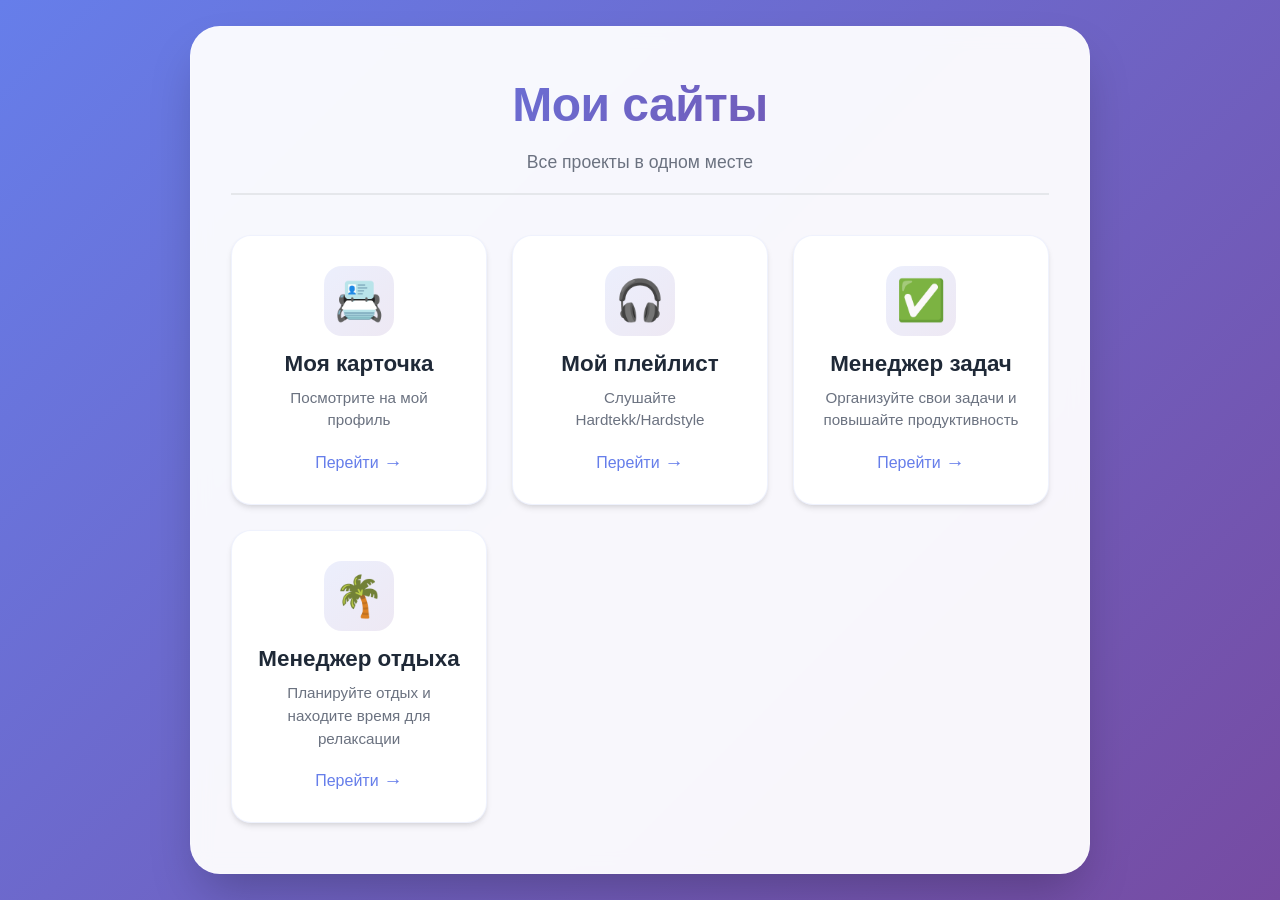
<file: index.html>
<!DOCTYPE html>
<html lang="ru">
<head>
    <meta charset="UTF-8">
    <meta name="viewport" content="width=device-width, initial-scale=1.0">
    <title>Мои проекты</title>
    <style>
        /* Современный сброс стилей */
        * {
            margin: 0;
            padding: 0;
            box-sizing: border-box;
        }

        body {
            font-family: -apple-system, BlinkMacSystemFont, 'Segoe UI', Roboto, 'Helvetica Neue', Arial, sans-serif;
            background: linear-gradient(135deg, #667eea 0%, #764ba2 100%);
            min-height: 100vh;
            display: flex;
            align-items: center;
            justify-content: center;
            margin: 0;
            padding: 20px;
        }

        .container {
            max-width: 900px;
            width: 100%;
            background: rgba(255, 255, 255, 0.95);
            backdrop-filter: blur(10px);
            border-radius: 30px;
            box-shadow: 0 25px 50px -12px rgba(0, 0, 0, 0.25);
            padding: 50px 40px;
            transform: translateY(0);
            transition: transform 0.3s ease;
            border: 1px solid rgba(255, 255, 255, 0.2);
        }

        .container:hover {
            transform: translateY(-5px);
        }

        h1 {
            font-size: 3rem;
            font-weight: 700;
            background: linear-gradient(135deg, #667eea 0%, #764ba2 100%);
            -webkit-background-clip: text;
            -webkit-text-fill-color: transparent;
            background-clip: text;
            margin-bottom: 20px;
            text-align: center;
            letter-spacing: -0.5px;
        }

        .subtitle {
            text-align: center;
            color: #6b7280;
            font-size: 1.1rem;
            margin-bottom: 40px;
            border-bottom: 2px solid #e5e7eb;
            padding-bottom: 20px;
        }

        .cards-grid {
            display: grid;
            grid-template-columns: repeat(auto-fit, minmax(250px, 1fr));
            gap: 25px;
            margin-top: 20px;
        }

        .card {
            background: white;
            border-radius: 20px;
            padding: 30px 25px;
            text-decoration: none;
            transition: all 0.3s cubic-bezier(0.4, 0, 0.2, 1);
            border: 1px solid rgba(102, 126, 234, 0.1);
            box-shadow: 0 4px 6px -1px rgba(0, 0, 0, 0.1), 0 2px 4px -1px rgba(0, 0, 0, 0.06);
            display: flex;
            flex-direction: column;
            align-items: center;
            text-align: center;
            position: relative;
            overflow: hidden;
        }

        .card::before {
            content: '';
            position: absolute;
            top: 0;
            left: 0;
            right: 0;
            height: 4px;
            background: linear-gradient(90deg, #667eea, #764ba2);
            transform: scaleX(0);
            transition: transform 0.3s ease;
        }

        .card:hover {
            transform: translateY(-8px);
            box-shadow: 0 20px 25px -5px rgba(0, 0, 0, 0.1), 0 10px 10px -5px rgba(0, 0, 0, 0.04);
            border-color: transparent;
        }

        .card:hover::before {
            transform: scaleX(1);
        }

        /* Иконки для карточек (эмодзи как временное решение) */
        .card-icon {
            font-size: 2.5rem;
            margin-bottom: 15px;
            background: linear-gradient(135deg, #667eea20 0%, #764ba220 100%);
            width: 70px;
            height: 70px;
            display: flex;
            align-items: center;
            justify-content: center;
            border-radius: 18px;
            transform: rotate(0deg);
            transition: transform 0.3s ease;
        }

        .card:hover .card-icon {
            transform: rotate(5deg) scale(1.1);
        }

        .card-title {
            font-size: 1.4rem;
            font-weight: 600;
            color: #1f2937;
            margin-bottom: 10px;
        }

        .card-description {
            color: #6b7280;
            font-size: 0.95rem;
            line-height: 1.5;
            margin-bottom: 20px;
        }

        .card-link {
            color: #667eea;
            font-weight: 500;
            display: flex;
            align-items: center;
            gap: 5px;
            transition: gap 0.3s ease;
        }

        .card:hover .card-link {
            gap: 10px;
            color: #764ba2;
        }

        .card-link::after {
            content: '→';
            font-size: 1.2rem;
        }

        /* Адаптивность */
        @media (max-width: 640px) {
            .container {
                padding: 30px 20px;
            }
            
            h1 {
                font-size: 2.2rem;
            }
            
            .cards-grid {
                grid-template-columns: 1fr;
            }
        }

        /* Анимация загрузки */
        @keyframes fadeInUp {
            from {
                opacity: 0;
                transform: translateY(20px);
            }
            to {
                opacity: 1;
                transform: translateY(0);
            }
        }

        .card {
            animation: fadeInUp 0.5s ease forwards;
            opacity: 0;
        }

        .card:nth-child(1) { animation-delay: 0.1s; }
        .card:nth-child(2) { animation-delay: 0.2s; }
        .card:nth-child(3) { animation-delay: 0.3s; }
    </style>
</head>
<body>
    <div class="container">
        <h1>Мои сайты</h1>
        <div class="subtitle">Все проекты в одном месте</div>
        
        <div class="cards-grid">
            <!-- Моя Карточка -->
            <a href="my-card/" target="_blank" class="card">
                <div class="card-icon">📇</div>
                <h2 class="card-title">Моя карточка</h2>
                <p class="card-description">Посмотрите на мой профиль</p>
                <span class="card-link">Перейти</span>
            </a>
            <!-- Карточка плейлиста -->
            <a href="playlist/playlist.html" target="_blank" class="card">
                <div class="card-icon">🎧</div>
                <h2 class="card-title">Мой плейлист</h2>
                <p class="card-description">Слушайте Hardtekk/Hardstyle</p>
                <span class="card-link">Перейти</span>
            </a>
            <!-- Карточка менеджера задач -->
            <a href="manage_tasks/" target="_blank" class="card">
                <div class="card-icon">✅</div>
                <h2 class="card-title">Менеджер задач</h2>
                <p class="card-description">Организуйте свои задачи и повышайте продуктивность</p>
                <span class="card-link">Перейти</span>
            </a>

            <!-- Карточка менеджера отдыха -->
            <a href="rest_manager/" target="_blank" class="card">
                <div class="card-icon">🌴</div>
                <h2 class="card-title">Менеджер отдыха</h2>
                <p class="card-description">Планируйте отдых и находите время для релаксации</p>
                <span class="card-link">Перейти</span>
            </a>
        </div>
    </div>
</body>
</html>
</file>
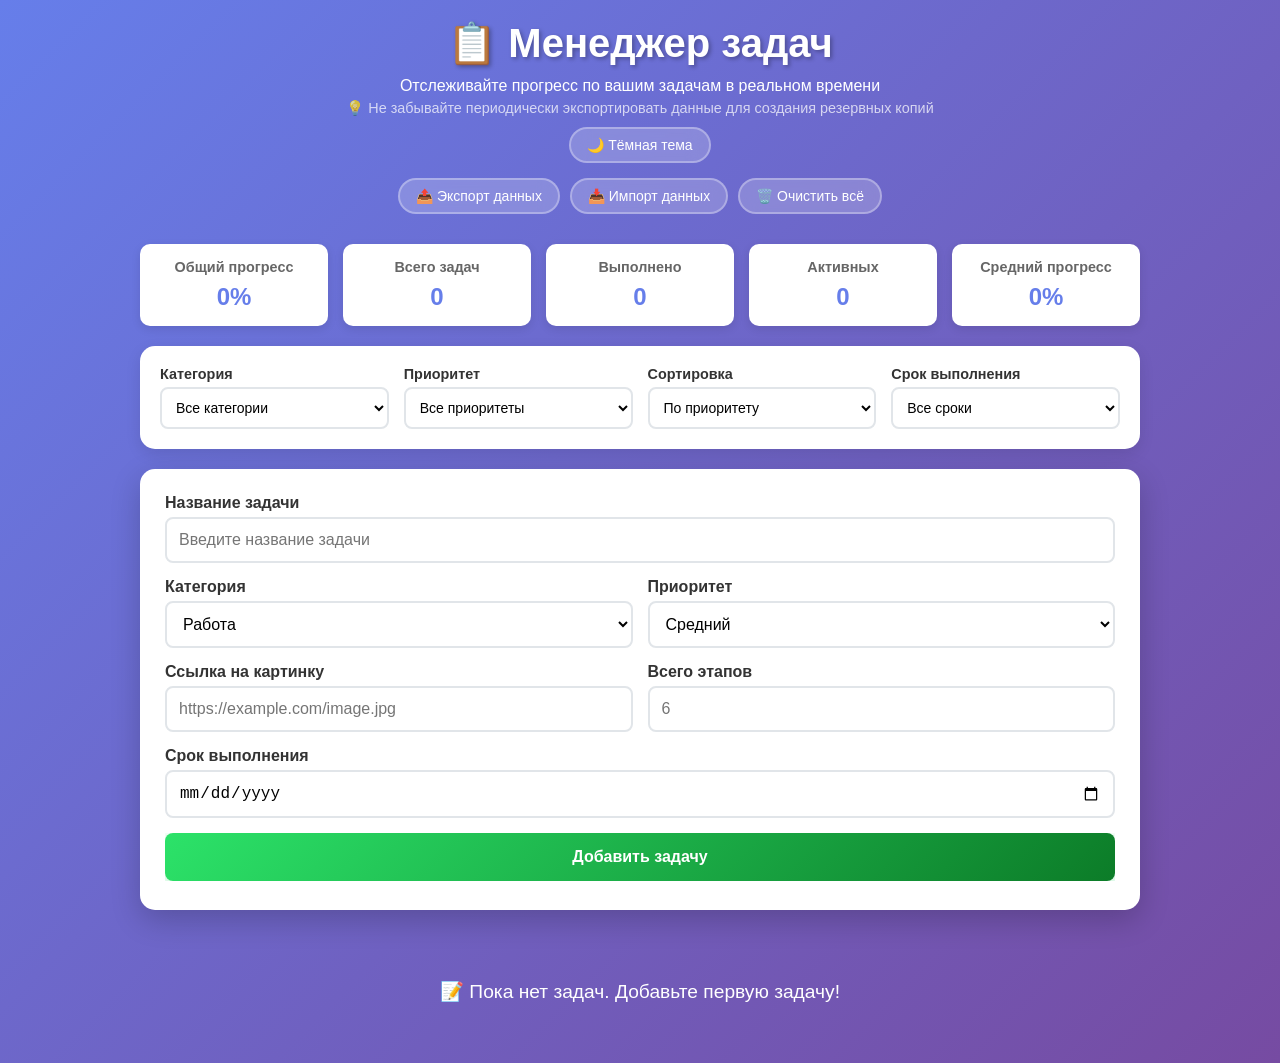
<file: manage_tasks/index.html>
<!DOCTYPE html>
<html lang="ru">
<head>
    <meta charset="UTF-8">
    <meta name="viewport" content="width=device-width, initial-scale=1.0">
    <title>Менеджер задач</title>
    <style>
        * {
            margin: 0;
            padding: 0;
            box-sizing: border-box;
        }

        body {
            font-family: 'Segoe UI', Tahoma, Geneva, Verdana, sans-serif;
            background: linear-gradient(135deg, #667eea 0%, #764ba2 100%);
            min-height: 100vh;
            padding: 20px;
        }

        .container {
            max-width: 1000px;
            margin: 0 auto;
        }

        .header {
            text-align: center;
            margin-bottom: 30px;
            color: white;
        }

        .header h1 {
            font-size: 2.5em;
            margin-bottom: 10px;
            text-shadow: 2px 2px 4px rgba(0,0,0,0.3);
        }

        .header-actions {
            display: flex;
            gap: 10px;
            justify-content: center;
            margin-top: 15px;
            flex-wrap: wrap;
        }

        .action-btn {
            background: rgba(255, 255, 255, 0.2);
            color: white;
            border: 2px solid rgba(255, 255, 255, 0.3);
            padding: 8px 16px;
            border-radius: 20px;
            cursor: pointer;
            font-size: 14px;
            transition: all 0.3s;
            backdrop-filter: blur(10px);
        }

        .action-btn:hover {
            background: rgba(255, 255, 255, 0.3);
            transform: translateY(-2px);
        }

        .stats {
            display: grid;
            grid-template-columns: repeat(auto-fit, minmax(150px, 1fr));
            gap: 15px;
            margin-bottom: 20px;
        }

        .stat-card {
            background: white;
            padding: 15px;
            border-radius: 10px;
            text-align: center;
            box-shadow: 0 3px 10px rgba(0,0,0,0.1);
        }

        .stat-card h3 {
            font-size: 0.9em;
            color: #666;
            margin-bottom: 8px;
        }

        .stat-value {
            font-size: 1.5em;
            font-weight: bold;
            color: #667eea;
        }

        .filters {
            display: flex;
            gap: 15px;
            margin-bottom: 20px;
            flex-wrap: wrap;
            background: white;
            padding: 20px;
            border-radius: 15px;
            box-shadow: 0 5px 15px rgba(0,0,0,0.1);
        }

        .filter-group {
            flex: 1;
            min-width: 150px;
        }

        .filter-group label {
            display: block;
            margin-bottom: 5px;
            font-weight: 600;
            color: #333;
            font-size: 0.9em;
        }

        .filter-select {
            width: 100%;
            padding: 10px;
            border: 2px solid #e1e5e9;
            border-radius: 8px;
            font-size: 14px;
            background: white;
        }

        .add-task-form {
            background: white;
            padding: 25px;
            border-radius: 15px;
            box-shadow: 0 10px 30px rgba(0,0,0,0.2);
            margin-bottom: 30px;
        }

        .form-group {
            margin-bottom: 15px;
        }

        .form-group label {
            display: block;
            margin-bottom: 5px;
            font-weight: 600;
            color: #333;
        }

        .form-group input,
        .form-group select {
            width: 100%;
            padding: 12px;
            border: 2px solid #e1e5e9;
            border-radius: 8px;
            font-size: 16px;
            transition: border-color 0.3s;
            background: white;
        }

        .form-group input:focus,
        .form-group select:focus {
            outline: none;
            border-color: #667eea;
        }

        .form-row {
            display: flex;
            gap: 15px;
        }

        .form-row .form-group {
            flex: 1;
        }

        .btn-wrapper {
            position: relative;
            overflow: hidden;
            display: inline-block; /* Или block, если нужно */
            width: 100%; /* Чтобы обёртка была такой же ширины, как кнопка */
        }

        .add-btn {
            background: linear-gradient(135deg, #2ce269, #0c7c28);
            color: white;
            border: none;
            padding: 15px 30px;
            border-radius: 8px;
            font-size: 16px;
            font-weight: 600;
            cursor: pointer;
            width: 100%;
            box-shadow: 0 4px 15px rgba(44, 226, 105, 0.4);
            transition: transform 0.15s cubic-bezier(0.34, 1.56, 0.64, 1);
        }

        .add-btn:active {
            transform: scale(0.90) translateY(0px) !important;
            box-shadow: 0 2px 10px rgba(44, 226, 105, 0.3);
        }

        .add-btn:hover {
            transform: translateY(-3px);
            box-shadow: 0 6px 25px rgba(44, 226, 105, 0.6);
        }

        .add-btn:disabled {
            background: #ccc;
            cursor: not-allowed;
            transform: none;
        }

        .ripple {
            position: absolute;
            border-radius: 50%;
            background: rgba(255, 255, 255, 0.4);
            transform: scale(0);
            animation: rippleEffect 0.6s linear;
            pointer-events: none; /* Чтобы волна не перехватывала события мыши */
            z-index: 0;
        }

        @keyframes rippleEffect {
            to {
                transform: scale(4);
                opacity: 0;
            }
        }

        .tasks-container {
            display: flex;
            flex-direction: column;
            gap: 20px;
        }

        .task-card {
            background: white;
            border-radius: 15px;
            padding: 20px;
            box-shadow: 0 5px 20px rgba(0,0,0,0.1);
            display: flex;
            align-items: center;
            gap: 20px;
            transition: all 0.3s ease;
            position: relative;
            overflow: hidden;
        }

        .task-card:hover {
            transform: translateY(-3px);
            box-shadow: 0 8px 25px rgba(0,0,0,0.15);
        }

        .task-card::before {
            content: '';
            position: absolute;
            left: 0;
            top: 0;
            bottom: 0;
            width: 4px;
        }

        .priority-high::before { background: rgba(255, 71, 87, 0.6); }
        .priority-medium::before { background: rgba(255, 165, 2, 0.6); }
        .priority-low::before { background: rgba(46, 213, 115, 0.6); }

        .deadline-warning::after {
            content: '';
            position: absolute;
            right: 0;
            top: 0;
            bottom: 0;
            width: 4px;
            background: rgba(255, 71, 87, 0.6);
        }

        .deadline-critical::after {
            content: '';
            position: absolute;
            right: 0;
            top: 0;
            bottom: 0;
            width: 4px;
            background: #ff4757;
        }

        .task-completed {
            opacity: 0.7;
            background: #f8f9fa;
        }

        .task-completed .task-title {
            text-decoration: line-through;
            color: #6c757d;
        }

        .task-image {
            width: 80px;
            height: 80px;
            border-radius: 10px;
            object-fit: cover;
            flex-shrink: 0;
            background: #f0f0f0;
            display: flex;
            align-items: center;
            justify-content: center;
            font-size: 24px;
            border: 2px solid #e1e5e9;
        }

        .task-image.fallback {
            background: linear-gradient(135deg, #667eea, #764ba2);
            color: white;
            display: flex;
            align-items: center;
            justify-content: center;
            font-size: 24px;
        }

        .task-content {
            flex: 1;
        }

        .task-header {
            display: flex;
            justify-content: space-between;
            align-items: flex-start;
            margin-bottom: 10px;
            gap: 10px;
        }

        .task-title {
            font-size: 1.3em;
            font-weight: 600;
            color: #2c3e50; /* Темно-синий для лучшей читаемости */
            flex: 1;
        }

        .task-meta {
            display: flex;
            gap: 10px;
            flex-wrap: wrap;
        }

        .task-category {
            display: inline-block;
            padding: 4px 12px;
            border-radius: 20px;
            font-size: 0.8em;
            font-weight: 500;
        }

        .category-work { background: rgba(227, 242, 253, 0.6); color: #1976d2; }
        .category-personal { background: rgba(243, 229, 245, 0.6); color: #7b1fa2; }
        .category-health { background: rgba(232, 245, 232, 0.6); color: #388e3c; }
        .category-education { background: rgba(255, 243, 224, 0.6); color: #f57c00; }

        .task-priority {
            display: inline-block;
            padding: 4px 8px;
            border-radius: 12px;
            font-size: 0.7em;
            font-weight: 500;
            color: white;
        }

        .priority-high { background: rgba(255, 71, 87, 0.6); }
        .priority-medium { background: rgba(255, 165, 2, 0.6); }
        .priority-low { background: rgba(46, 213, 115, 0.6); }

        .task-deadline {
            font-size: 0.9em;
            color: #2c3e50; /* Темно-синий для лучшей читаемости */
            display: flex;
            align-items: center;
            gap: 5px;
            font-weight: 500; /* Средняя жирность для лучшей видимости */
        }

        .task-progress-text {
            font-size: 0.9em;
            color: #2c3e50; /* Темно-синий для лучшей читаемости */
            font-weight: 600; /* Полужирный для лучшей видимости */
        }

        .progress-bar {
            height: 12px;
            background: #e1e5e9;
            border-radius: 6px;
            overflow: hidden;
            margin-bottom: 10px;
        }

        .progress-fill {
            height: 100%;
            background: linear-gradient(90deg, rgba(76, 175, 80, 0.6), rgba(69, 160, 73, 0.6));
            border-radius: 6px;
            transition: width 0.8s cubic-bezier(0.4, 0, 0.2, 1);
        }

        .progress-percentage {
            text-align: right;
            font-size: 0.9em;
            color: #2c3e50; /* Темно-синий для лучшей читаемости */
            font-weight: 600; /* Полужирный для лучшей видимости */
        }

        .task-controls {
            display: flex;
            gap: 10px;
            margin-top: 10px;
            flex-wrap: wrap;
        }

        .control-btn {
            padding: 8px 15px;
            border: none;
            border-radius: 6px;
            cursor: pointer;
            font-weight: 500;
            transition: all 0.2s;
            font-size: 14px;
        }

        .increment-btn {
            background: rgba(76, 175, 80, 0.7);
            color: white;
        }

        .increment-btn:hover {
            background: #45a049;
        }

        .decrement-btn {
            background: rgba(255, 107, 107, 0.7);
            color: white;
        }

        .decrement-btn:hover {
            background: #ff5252;
        }

        .delete-btn {
            background: rgba(255, 71, 87, 0.7);
            color: white;
        }

        .delete-btn:hover {
            background: #ff3742;
        }

        .empty-state {
            text-align: center;
            color: white;
            padding: 40px;
            font-size: 1.2em;
        }

        /* Новые стили для срочных задач */
        .priority-urgent::before { background: #ff0000; }
        .priority-urgent { background: rgba(255, 0, 0, 0.1); border: 2px solid #ff0000; }

        /* Стили для модального окна редактирования */
        .edit-modal {
            display: none;
            position: fixed;
            top: 0;
            left: 0;
            width: 100%;
            height: 100%;
            background: rgba(0,0,0,0.5);
            z-index: 1000;
            justify-content: center;
            align-items: center;
        }

        .edit-modal-content {
            background: white;
            padding: 30px;
            border-radius: 15px;
            width: 90%;
            max-width: 500px;
            box-shadow: 0 10px 30px rgba(0,0,0,0.3);
        }

        .edit-btn {
            background: rgba(74, 144, 226, 0.7);
            color: white;
        }

        .edit-btn:hover {
            background: #2d8cff;
        }

        /* Адаптивность для мобильных устройств */
        @media (max-width: 768px) {
            .container {
                padding: 10px;
            }

            .header h1 {
                font-size: 2em;
            }

            .form-row {
                flex-direction: column;
            }

            .filters {
                flex-direction: column;
            }

            .filter-group {
                min-width: 100%;
            }

            .task-card {
                flex-direction: column;
                text-align: center;
                padding: 15px;
            }
            
            .task-header {
                flex-direction: column;
                align-items: center;
                gap: 10px;
            }
            
            .task-meta {
                justify-content: center;
            }

            .task-image {
                width: 60px;
                height: 60px;
            }

            .task-controls {
                justify-content: center;
            }

            .control-btn {
                flex: 1;
                min-width: 120px;
            }

            .stats {
                grid-template-columns: 1fr;
            }

            .header-actions {
                flex-direction: column;
                align-items: center;
            }

            .action-btn {
                width: 200px;
            }
        }

        @media (max-width: 480px) {
            .header h1 {
                font-size: 1.8em;
            }

            .task-controls {
                flex-direction: column;
            }

            .control-btn {
                width: 100%;
            }

            .task-meta {
                flex-direction: column;
                align-items: center;
            }

            .add-task-form {
                padding: 15px;
            }
        }

        /* ===== ТЁМНАЯ ТЕМА (спокойная, без кислоты) ===== */
        body.dark-theme {
            background: linear-gradient(135deg, #1a1a2e, #16213e);
        }

        body.dark-theme .task-card {
            background: #2d2d44;
            border: 1px solid #3d3d5c;
            box-shadow: 0 5px 20px rgba(0, 0, 0, 0.5);
        }

        body.dark-theme .task-image.fallback {
            background: #3d3d5c;
            color: #8a8ac0;
            border-color: #4a4a6a;
        }

        body.dark-theme .task-image {
            background: #3d3d5c;
            border-color: #4a4a6a;
        }

        /* Категории — приглушённые пастельные тона */
        body.dark-theme .category-work { 
            background: rgba(25, 118, 210, 0.25); 
            color: #8ab4f8; 
        }
        body.dark-theme .category-personal { 
            background: rgba(123, 31, 162, 0.25); 
            color: #b39ddb; 
        }
        body.dark-theme .category-health { 
            background: rgba(56, 142, 60, 0.25); 
            color: #81c784; 
        }
        body.dark-theme .category-education { 
            background: rgba(245, 124, 0, 0.25); 
            color: #ffb74d; 
        }

        /* Приоритеты — приглушённые, без кричащих цветов */
        body.dark-theme .priority-high { 
            background: rgba(255, 71, 87, 0.25); 
            color: #ef9a9a; 
        }
        body.dark-theme .priority-medium { 
            background: rgba(255, 165, 2, 0.25); 
            color: #ffcc80; 
        }
        body.dark-theme .priority-low { 
            background: rgba(46, 213, 115, 0.25); 
            color: #81c784; 
        }
        body.dark-theme .priority-urgent { 
            background: rgba(255, 0, 0, 0.2); 
            color: #ef5350; 
        }

        /* Прогресс-бар — спокойный градиент */
        body.dark-theme .progress-bar {
            background: #3d3d5c;
            border-radius: 6px;
            overflow: hidden;
        }

        body.dark-theme .progress-fill {
            background: linear-gradient(90deg, #4fc3f7, #7c8cf0);
            height: 100%;
            border-radius: 6px;
            transition: width 0.8s cubic-bezier(0.4, 0, 0.2, 1);
        }

        /* Тексты — мягкие и читаемые */
        body.dark-theme .task-title {
            color: #e0e0e0;
        }

        body.dark-theme .task-deadline,
        body.dark-theme .task-progress-text,
        body.dark-theme .progress-percentage {
            color: #b0b0d0;
        }

        body.dark-theme .task-completed {
            background: #2a2a3e;
            opacity: 0.75;
        }

        body.dark-theme .task-completed .task-title {
            color: #8888aa;
        }

        /* Формы, фильтры, карточки статистики */
        body.dark-theme .add-task-form,
        body.dark-theme .filters,
        body.dark-theme .stat-card {
            background: #2d2d44;
            color: #e0e0e0;
            border: 1px solid #3d3d5c;
            box-shadow: 0 5px 20px rgba(0, 0, 0, 0.5);
        }

        body.dark-theme .stat-card h3 {
            color: #a0a0c0;
        }

        body.dark-theme .stat-value {
            color: #b0b0e0;
        }

        body.dark-theme .form-group label,
        body.dark-theme .filter-group label {
            color: #b0b0d0;
        }

        body.dark-theme .form-group input,
        body.dark-theme .form-group select,
        body.dark-theme .filter-select {
            background: #1e1e32;
            color: #e0e0e0;
            border-color: #3d3d5c;
        }

        body.dark-theme .form-group input:focus,
        body.dark-theme .form-group select:focus {
            border-color: #667eea;
        }

        body.dark-theme .action-btn {
            background: rgba(255, 255, 255, 0.08);
            color: #d0d0e0;
            border-color: rgba(255, 255, 255, 0.15);
        }

        body.dark-theme .action-btn:hover {
            background: rgba(255, 255, 255, 0.15);
        }

        body.dark-theme .edit-modal-content {
            background: #2d2d44;
            color: #e0e0e0;
            border: 1px solid #3d3d5c;
        }

        body.dark-theme .edit-modal-content h3 {
            color: #e0e0e0;
        }

        body.dark-theme .empty-state {
            color: #b0b0d0;
        }

        /* Кнопка "Добавить задачу" — зелёная, но спокойная */
        body.dark-theme .add-btn {
            background: linear-gradient(135deg, #2d9e5a, #1a7a3a);
            color: white;
            box-shadow: 0 4px 15px rgba(45, 158, 90, 0.25);
            transition: all 0.3s ease;
        }

        body.dark-theme .add-btn:hover {
            background: linear-gradient(135deg, #3aae6a, #228a4a);
            box-shadow: 0 6px 25px rgba(45, 158, 90, 0.4);
            transform: translateY(-2px);
        }

        body.dark-theme .add-btn:active {
            background: linear-gradient(135deg, #208e4a, #146a30);
            box-shadow: 0 2px 10px rgba(45, 158, 90, 0.15);
            transform: scale(0.95) !important;
        }
        /* Кнопки действий — спокойные цвета */
        body.dark-theme .edit-btn {
            background: rgba(74, 144, 226, 0.5);
            color: white;
        }

        body.dark-theme .edit-btn:hover {
            background: rgba(74, 144, 226, 0.7);
        }

        body.dark-theme .delete-btn {
            background: rgba(255, 71, 87, 0.5);
            color: white;
        }

        body.dark-theme .delete-btn:hover {
            background: rgba(255, 71, 87, 0.7);
        }

        body.dark-theme .increment-btn {
            background: rgba(76, 175, 80, 0.5);
            color: white;
        }

        body.dark-theme .increment-btn:hover {
            background: rgba(76, 175, 80, 0.7);
        }

        body.dark-theme .decrement-btn {
            background: rgba(255, 107, 107, 0.5);
            color: white;
        }

        body.dark-theme .decrement-btn:hover {
            background: rgba(255, 107, 107, 0.7);
        }

        body.dark-theme .header h1,
        body.dark-theme .header p {
            color: #e0e0e0;
        }

    </style>
</head>
<body>
    <div class="container">
        <div class="header">
            <h1>📋 Менеджер задач</h1>
            <!-- Кнопка переключения темы -->

            <p>Отслеживайте прогресс по вашим задачам в реальном времени</p>
            <p style="font-size: 0.9em; opacity: 0.8; margin-top: 5px; color: rgba(255,255,255,0.9);">
                💡 Не забывайте периодически экспортировать данные для создания резервных копий
            </p>
            <button id="themeToggle" class="action-btn" style="margin-top: 10px;">
                🌙 Тёмная тема
            </button>
            <div class="header-actions">
                <button class="action-btn" onclick="taskManager.exportData()">📤 Экспорт данных</button>
                <button class="action-btn" onclick="taskManager.importData()">📥 Импорт данных</button>
                <button class="action-btn" onclick="taskManager.clearAllTasks()">🗑️ Очистить всё</button>
            </div>
        </div>

        <div class="stats">
            <div class="stat-card">
                <h3>Общий прогресс</h3>
                <div class="stat-value" id="totalProgress">0%</div>
            </div>
            <div class="stat-card">
                <h3>Всего задач</h3>
                <div class="stat-value" id="totalTasks">0</div>
            </div>
            <div class="stat-card">
                <h3>Выполнено</h3>
                <div class="stat-value" id="completedTasks">0</div>
            </div>
            <div class="stat-card">
                <h3>Активных</h3>
                <div class="stat-value" id="activeTasks">0</div>
            </div>
            <div class="stat-card">
                <h3>Средний прогресс</h3>
                <div class="stat-value" id="averageProgress">0%</div>
            </div>
        </div>

        <div class="filters">
            <div class="filter-group">
                <label for="filterCategory">Категория</label>
                <select id="filterCategory" class="filter-select">
                    <option value="all">Все категории</option>
                    <option value="work">Работа</option>
                    <option value="personal">Личное</option>
                    <option value="health">Здоровье</option>
                    <option value="education">Обучение</option>
                </select>
            </div>
            
            <div class="filter-group">
                <label for="filterPriority">Приоритет</label>
                <select id="filterPriority" class="filter-select">
                    <option value="all">Все приоритеты</option>
                    <option value="high">Высокий</option>
                    <option value="medium">Средний</option>
                    <option value="low">Низкий</option>
                </select>
            </div>
            
            <div class="filter-group">
                <label for="sortBy">Сортировка</label>
                <select id="sortBy" class="filter-select">
                    <option value="priority">По приоритету</option>
                    <option value="newest">Сначала новые</option>
                    <option value="oldest">Сначала старые</option>
                    <option value="progress">По прогрессу</option>
                    <option value="deadline">По сроку</option>
                </select>
            </div>

            <div class="filter-group">
                <label for="filterDeadline">Срок выполнения</label>
                <select id="filterDeadline" class="filter-select">
                    <option value="all">Все сроки</option>
                    <option value="today">Сегодня</option>
                    <option value="week">Эта неделя</option>
                    <option value="overdue">Просроченные</option>
                </select>
            </div>
        </div>

        <form class="add-task-form" id="taskForm">
            <div class="form-group">
                <label for="taskName">Название задачи</label>
                <input type="text" id="taskName" placeholder="Введите название задачи" required>
            </div>
            
            <div class="form-row">
                <div class="form-group">
                    <label for="taskCategory">Категория</label>
                    <select id="taskCategory" required>
                        <option value="work">Работа</option>
                        <option value="personal">Личное</option>
                        <option value="health">Здоровье</option>
                        <option value="education">Обучение</option>
                    </select>
                </div>
                <div class="form-group">
                    <label for="taskPriority">Приоритет</label>
                    <select id="taskPriority" required>
                        <option value="low">Низкий</option>
                        <option value="medium" selected>Средний</option>
                        <option value="high">Высокий</option>
                    </select>
                </div>
            </div>

            <div class="form-row">
                <div class="form-group">
                    <label for="taskImage">Ссылка на картинку</label>
                    <input type="url" id="taskImage" placeholder="https://example.com/image.jpg">
                </div>
                <div class="form-group">
                    <label for="totalStages">Всего этапов</label>
                    <input type="number" id="totalStages" placeholder="6" min="1" max="100" required>
                </div>
            </div>

            <div class="form-group">
                <label for="taskDeadline">Срок выполнения</label>
                <input type="date" id="taskDeadline">
            </div>
            <div class="btn-wrapper">
                <button type="button" class="add-btn" id="addBtn">Добавить задачу</button>
            </div>
        </form>

        <div class="tasks-container" id="tasksContainer">
            <div class="empty-state" id="emptyState">
                📝 Пока нет задач. Добавьте первую задачу!
            </div>
        </div>

        <!-- Модальное окно редактирования -->
        <div class="edit-modal" id="editModal">
            <div class="edit-modal-content">
                <h3 style="margin-bottom: 20px;">Редактировать задачу</h3>
                <form id="editTaskForm">
                    <div class="form-group">
                        <label for="editTaskName">Название задачи</label>
                        <input type="text" id="editTaskName" required>
                    </div>
                    <div class="form-row">
                        <div class="form-group">
                            <label for="editTaskCategory">Категория</label>
                            <select id="editTaskCategory" required>
                                <option value="work">Работа</option>
                                <option value="personal">Личное</option>
                                <option value="health">Здоровье</option>
                                <option value="education">Обучение</option>
                            </select>
                        </div>
                        <div class="form-group">
                            <label for="editTaskPriority">Приоритет</label>
                            <select id="editTaskPriority" required>
                                <option value="low">Низкий</option>
                                <option value="medium">Средний</option>
                                <option value="high">Высокий</option>
                                <option value="urgent">Наивысший</option>
                            </select>
                        </div>
                    </div>
                    <div class="form-group">
                        <label for="editTaskImage">Ссылка на картинку</label>
                        <input type="url" id="editTaskImage" placeholder="https://example.com/image.jpg">
                    </div>
                    <div class="form-group">
                        <label for="editTaskDeadline">Срок выполнения</label>
                        <input type="date" id="editTaskDeadline">
                    </div>
                    <div class="form-row" style="margin-top: 20px;">
                        <button type="button" class="control-btn" onclick="taskManager.closeEditModal()" style="background: #6c757d;">Отмена</button>
                        <button type="submit" class="control-btn" style="background: #4CAF50;">Сохранить</button>
                    </div>
                </form>
            </div>
        </div>
    </div>

    <script>
        class TaskManager {
            constructor() {
                this.tasks = JSON.parse(localStorage.getItem('tasks')) || [];
                this.maxTasks = 20;
                this.editingTaskId = null;
                this.init();
            }

            init() {
                this.bindEvents();
                this.renderTasks();
                this.updateStats();

                // Восстанавливаем тему
                const savedTheme = localStorage.getItem('theme');
                if (savedTheme === 'dark') {
                    document.body.classList.add('dark-theme');
                    document.getElementById('themeToggle').textContent = '☀️ Светлая тема';
                }
                
                // Устанавливаем минимальную дату для дедлайна
                const today = new Date().toISOString().split('T')[0];
                document.getElementById('taskDeadline').min = today;
                document.getElementById('editTaskDeadline').min = today; // Добавь эту строку

                // Обработчик формы редактирования - добавь этот блок
                document.getElementById('editTaskForm').addEventListener('submit', (e) => {
                    e.preventDefault();
                    this.saveTaskChanges();
                });

                // Закрытие модального окна по клику вне его - добавь этот блок
                document.getElementById('editModal').addEventListener('click', (e) => {
                    if (e.target.id === 'editModal') {
                        this.closeEditModal();
                    }
                });
            }
            toggleTheme() {
                const body = document.body;
                const btn = document.getElementById('themeToggle');
                
                body.classList.toggle('dark-theme');
                
                // Меняем текст и иконку кнопки
                if (body.classList.contains('dark-theme')) {
                    btn.textContent = '☀️ Светлая тема';
                    localStorage.setItem('theme', 'dark');
                } else {
                    btn.textContent = '🌙 Тёмная тема';
                    localStorage.setItem('theme', 'light');
                }
            }
            bindEvents() {
                // 1. Добавление задачи через форму (Enter в полях ввода)
                document.getElementById('taskForm').addEventListener('submit', (e) => {
                    e.preventDefault();
                    this.addTask();
                });

                // 2. Добавление задачи через клик по обёртке кнопки (с эффектом волны)
                const wrapper = document.querySelector('.btn-wrapper');
                if (wrapper) { // Проверяем, что обёртка существует
                    wrapper.addEventListener('click', (e) => {
                        this.addTask(); // Добавляем задачу

                        // Эффект волны
                        const ripple = document.createElement('span');
                        ripple.className = 'ripple';
                        const rect = wrapper.getBoundingClientRect();
                        ripple.style.left = (e.clientX - rect.left) + 'px';
                        ripple.style.top = (e.clientY - rect.top) + 'px';
                        ripple.style.width = ripple.style.height = '20px';
                        wrapper.appendChild(ripple);
                        setTimeout(() => ripple.remove(), 600);
                    });
                }

                // Кнопка переключения темы
                document.getElementById('themeToggle').addEventListener('click', () => {
                    this.toggleTheme();
                });

                // 3. События для фильтров
                document.getElementById('filterCategory').addEventListener('change', () => this.renderTasks());
                document.getElementById('filterPriority').addEventListener('change', () => this.renderTasks());
                document.getElementById('sortBy').addEventListener('change', () => this.renderTasks());
                document.getElementById('filterDeadline').addEventListener('change', () => this.renderTasks());
            }

            addTask() {
                console.log('🟢 Функция addTask() вызвана!');
                if (this.tasks.length >= this.maxTasks) {
                    alert(`Максимальное количество задач: ${this.maxTasks}`);
                    return;
                }

                const name = document.getElementById('taskName').value.trim();
                const category = document.getElementById('taskCategory').value;
                const priority = document.getElementById('taskPriority').value;
                const image = document.getElementById('taskImage').value.trim();
                const totalStages = parseInt(document.getElementById('totalStages').value);
                const deadline = document.getElementById('taskDeadline').value;

                if (!name) {
                    alert('Введите название задачи');
                    return;
                }

                // Определяем приоритет на основе дедлайна
                let finalPriority = priority;
                if (deadline) {
                    const today = new Date();
                    const tomorrow = new Date(today);
                    tomorrow.setDate(tomorrow.getDate() + 1);
                    
                    const deadlineDate = new Date(deadline);
                    
                    // Сравниваем даты (игнорируя время)
                    if (deadlineDate.toDateString() === tomorrow.toDateString()) {
                        finalPriority = 'urgent';
                    }
                }

                const task = {
                    id: Date.now(),
                    name,
                    category,
                    priority: finalPriority, // Используем вычисленный приоритет
                    image: image || null,
                    completedStages: 0,
                    totalStages,
                    progress: 0,
                    deadline: deadline || null,
                    createdAt: new Date().toISOString()
                };
                console.log('📝 Создана задача:', task);
                this.tasks.push(task);
                this.saveTasks();
                this.renderTasks();
                this.updateStats();
                this.resetForm();
            }

            updateProgress(taskId, increment) {
                const taskIndex = this.tasks.findIndex(t => t.id === taskId);
                if (taskIndex === -1) return;

                const task = this.tasks[taskIndex];
                
                if (increment) {
                    if (task.completedStages < task.totalStages) {
                        task.completedStages++;
                    }
                } else {
                    if (task.completedStages > 0) {
                        task.completedStages--;
                    }
                }

                task.progress = (task.completedStages / task.totalStages) * 100;
                this.tasks[taskIndex] = task;
                this.saveTasks();
                
                this.updateTaskElement(taskId);
                this.updateStats();
                
                if (task.progress === 100) {
                    this.showCompletionNotification(task.name);
                }
            }

            updateTaskElement(taskId) {
                const taskElement = document.querySelector(`[data-task-id="${taskId}"]`);
                if (!taskElement) {
                    this.renderTasks();
                    return;
                }

                const task = this.tasks.find(t => t.id === taskId);
                if (!task) return;

                // Обновляем прогресс текстом
                const progressText = taskElement.querySelector('.task-progress-text');
                if (progressText) {
                    progressText.textContent = `${task.completedStages}/${task.totalStages}`;
                }

                // Обновляем прогресс бар
                const progressFill = taskElement.querySelector('.progress-fill');
                if (progressFill) {
                    progressFill.style.width = `${task.progress}%`;
                }

                // Обновляем процент
                const progressPercentage = taskElement.querySelector('.progress-percentage');
                if (progressPercentage) {
                    progressPercentage.textContent = `${Math.round(task.progress)}%`;
                }

                // Обновляем классы для завершенных задач
                if (task.progress === 100) {
                    taskElement.classList.add('task-completed');
                } else {
                    taskElement.classList.remove('task-completed');
                }

                // Обновляем кнопки
                const incrementBtn = taskElement.querySelector('.increment-btn');
                const decrementBtn = taskElement.querySelector('.decrement-btn');
                
                if (incrementBtn) {
                    if (task.progress === 100) {
                        incrementBtn.disabled = true;
                        incrementBtn.style.opacity = '0.5';
                        incrementBtn.style.cursor = 'not-allowed';
                    } else {
                        incrementBtn.disabled = false;
                        incrementBtn.style.opacity = '1';
                        incrementBtn.style.cursor = 'pointer';
                    }
                }

                if (decrementBtn) {
                    if (task.completedStages === 0) {
                        decrementBtn.disabled = true;
                        decrementBtn.style.opacity = '0.5';
                        decrementBtn.style.cursor = 'not-allowed';
                    } else {
                        decrementBtn.disabled = false;
                        decrementBtn.style.opacity = '1';
                        decrementBtn.style.cursor = 'pointer';
                    }
                }

                // Обновляем статус дедлайна
                this.updateDeadlineStatus(taskElement, task);
            }

            updateDeadlineStatus(taskElement, task) {
                // Удаляем старые классы дедлайнов
                taskElement.classList.remove('deadline-warning', 'deadline-critical');
                
                // Добавляем новые классы если задача не завершена
                if (task.progress < 100 && task.deadline) {
                    const now = new Date();
                    const today = new Date(now.getFullYear(), now.getMonth(), now.getDate());
                    const deadline = new Date(task.deadline);
                    
                    if (deadline < today) {
                        taskElement.classList.add('deadline-critical');
                    } else if ((deadline - today) / (1000 * 60 * 60 * 24) <= 3) {
                        taskElement.classList.add('deadline-warning');
                    }
                }

                // Обновляем текст дедлайна
                const deadlineElement = taskElement.querySelector('.task-deadline');
                if (deadlineElement) {
                    const deadlineText = task.deadline 
                        ? this.formatDeadline(task.deadline, task.progress)
                        : 'Без срока';
                    
                    let completionStatus = '';
                    if (task.progress === 100) {
                        completionStatus = '<span style="color: #4CAF50; margin-left: 10px;">✅ Завершено</span>';
                    }
                    
                    deadlineElement.innerHTML = `<span>📅 ${deadlineText}</span>${completionStatus}`;
                }
            }

            deleteTask(taskId) {
                if (confirm('Вы уверены, что хотите удалить эту задачу?')) {
                    this.tasks = this.tasks.filter(t => t.id !== taskId);
                    this.saveTasks();
                    this.renderTasks();
                    this.updateStats();
                }
            }

            // Добавь после функции deleteTask()
            openEditModal(taskId) {
                const task = this.tasks.find(t => t.id === taskId);
                if (!task) return;

                document.getElementById('editTaskName').value = task.name;
                document.getElementById('editTaskCategory').value = task.category;
                document.getElementById('editTaskPriority').value = task.priority;
                document.getElementById('editTaskImage').value = task.image || '';
                document.getElementById('editTaskDeadline').value = task.deadline || '';

                this.editingTaskId = taskId;
                document.getElementById('editModal').style.display = 'flex';
            }

            closeEditModal() {
                document.getElementById('editModal').style.display = 'none';
                this.editingTaskId = null;
            }

            saveTaskChanges() {
                if (!this.editingTaskId) return;

                const taskIndex = this.tasks.findIndex(t => t.id === this.editingTaskId);
                if (taskIndex === -1) return;

                const task = this.tasks[taskIndex];
                
                task.name = document.getElementById('editTaskName').value.trim();
                task.category = document.getElementById('editTaskCategory').value;
                task.priority = document.getElementById('editTaskPriority').value;
                task.image = document.getElementById('editTaskImage').value.trim() || null;
                task.deadline = document.getElementById('editTaskDeadline').value || null;

                this.checkDeadlineUrgency(task);

                this.tasks[taskIndex] = task;
                this.saveTasks();
                this.renderTasks();
                this.closeEditModal();
            }

            checkDeadlineUrgency(task) {
                if (task.progress < 100 && task.deadline) {
                    const now = new Date();
                    const today = new Date(now.getFullYear(), now.getMonth(), now.getDate());
                    const deadline = new Date(task.deadline);
                    const diffDays = Math.ceil((deadline - today) / (1000 * 60 * 60 * 24));

                    if (diffDays <= 2 && diffDays >= 0) {
                        task.priority = 'urgent';
                    }
                }
            }

            saveTasks() {
                localStorage.setItem('tasks', JSON.stringify(this.tasks));
            }

            resetForm() {
                document.getElementById('taskForm').reset();
            }

            getFilteredAndSortedTasks() {
                const categoryFilter = document.getElementById('filterCategory').value;
                const priorityFilter = document.getElementById('filterPriority').value;
                const deadlineFilter = document.getElementById('filterDeadline').value;
                const sortBy = document.getElementById('sortBy').value;

                let filteredTasks = [...this.tasks];

                // Фильтрация по категории
                if (categoryFilter !== 'all') {
                    filteredTasks = filteredTasks.filter(task => task.category === categoryFilter);
                }

                // Фильтрация по приоритету
                if (priorityFilter !== 'all') {
                    filteredTasks = filteredTasks.filter(task => task.priority === priorityFilter);
                }

                // Фильтрация по сроку выполнения
                if (deadlineFilter !== 'all') {
                    const now = new Date();
                    const today = new Date(now.getFullYear(), now.getMonth(), now.getDate());
                    
                    filteredTasks = filteredTasks.filter(task => {
                        if (!task.deadline) return false;
                        
                        const taskDeadline = new Date(task.deadline);
                        const taskDeadlineDate = new Date(taskDeadline.getFullYear(), taskDeadline.getMonth(), taskDeadline.getDate());
                        
                        switch(deadlineFilter) {
                            case 'today':
                                return taskDeadlineDate.getTime() === today.getTime();
                            case 'week':
                                const weekEnd = new Date(today);
                                weekEnd.setDate(weekEnd.getDate() + 7);
                                return taskDeadlineDate >= today && taskDeadlineDate <= weekEnd;
                            case 'overdue':
                                return taskDeadlineDate < today && task.progress < 100;
                            default:
                                return true;
                        }
                    });
                }

                // Сортировка
                filteredTasks.sort((a, b) => {
                    switch(sortBy) {
                        case 'newest':
                            return b.id - a.id;
                        case 'oldest':
                            return a.id - b.id;
                        case 'progress':
                            return b.progress - a.progress;
                        case 'priority':
                            const priorityOrder = { urgent: 4, high: 3, medium: 2, low: 1 };
                            return priorityOrder[b.priority] - priorityOrder[a.priority];
                        case 'deadline':
                            if (!a.deadline && !b.deadline) return 0;
                            if (!a.deadline) return 1;
                            if (!b.deadline) return -1;
                            return new Date(a.deadline) - new Date(b.deadline);
                        default:
                            return 0;
                    }
                });

                return filteredTasks;
            }

            renderTasks() {
                const container = document.getElementById('tasksContainer');
                const filteredTasks = this.getFilteredAndSortedTasks();

                // Очищаем контейнер
                container.innerHTML = '';

                if (filteredTasks.length === 0) {
                    // Создаем новый emptyState элемент
                    const emptyState = document.createElement('div');
                    emptyState.className = 'empty-state';
                    emptyState.id = 'emptyState';
                    emptyState.textContent = '📝 Пока нет задач. Добавьте первую задачу!';
                    container.appendChild(emptyState);
                    return;
                }

                // Добавляем задачи
                filteredTasks.forEach(task => {
                    const taskElement = this.createTaskElement(task);
                    container.appendChild(taskElement);
                });
            }

            createTaskElement(task) {
                const taskDiv = document.createElement('div');
                
                // Базовые классы
                let taskClasses = ['task-card', `priority-${task.priority}`];
                
                // Добавляем класс для завершенных задач
                if (task.progress === 100) {
                    taskClasses.push('task-completed');
                }
                
                // Проверяем срок выполнения (только для незавершенных задач)
                this.updateDeadlineStatusForNewElement(taskDiv, task);
                
                taskDiv.className = taskClasses.join(' ');
                taskDiv.setAttribute('data-task-id', task.id);

                const deadlineText = task.deadline 
                    ? this.formatDeadline(task.deadline, task.progress)
                    : 'Без срока';

                // Создаем HTML для изображения - УСЛОВНОЕ ОТОБРАЖЕНИЕ
                let imageHtml = '';
                if (task.image) {
                    // Если есть ссылка на изображение, показываем его с fallback
                    imageHtml = `
                        <div class="task-image-container">
                            <img src="${task.image}" alt="${task.name}" class="task-image" 
                                 onerror="this.style.display='none'; this.nextElementSibling.style.display='flex';">
                            <div class="task-image fallback" style="display: none;">📋</div>
                        </div>
                    `;
                } else {
                    // Если нет ссылки, показываем только fallback
                    imageHtml = `<div class="task-image fallback">📋</div>`;
                }

                taskDiv.innerHTML = `
                    ${imageHtml}
                    <div class="task-content">
                        <div class="task-header">
                            <h3 class="task-title">${task.name}</h3>
                            <div class="task-meta">
                                <span class="task-category category-${task.category}">
                                    ${this.getCategoryName(task.category)}
                                </span>
                                <span class="task-priority priority-${task.priority}">
                                    ${this.getPriorityName(task.priority)}
                                </span>
                                <span class="task-progress-text">${task.completedStages}/${task.totalStages}</span>
                            </div>
                        </div>
                        
                        <div class="task-deadline">
                            <span>📅 ${deadlineText}</span>
                            ${task.progress === 100 ? '<span style="color: #4CAF50; margin-left: 10px;">✅ Завершено</span>' : ''}
                        </div>

                        <div class="progress-bar">
                            <div class="progress-fill" style="width: ${task.progress}%"></div>
                        </div>
                        <div class="progress-percentage">📊 ${Math.round(task.progress)}%</div>
                        
                        <div class="task-controls">
                            <button class="control-btn increment-btn" onclick="taskManager.updateProgress(${task.id}, true)" 
                                    ${task.progress === 100 ? 'disabled style="opacity: 0.5; cursor: not-allowed;"' : ''}>
                                + Этап
                            </button>
                            <button class="control-btn decrement-btn" onclick="taskManager.updateProgress(${task.id}, false)" 
                                    ${task.completedStages === 0 ? 'disabled style="opacity: 0.5; cursor: not-allowed;"' : ''}>
                                - Этап
                            </button>
                            <button class="control-btn edit-btn" onclick="taskManager.openEditModal(${task.id})">
                                ✏️ Редактировать
                            </button>
                            <button class="control-btn delete-btn" onclick="taskManager.deleteTask(${task.id})">
                                Удалить
                            </button>
                        </div>
                    </div>
                `;

                return taskDiv;
            }

            updateDeadlineStatusForNewElement(taskDiv, task) {
                if (task.progress < 100 && task.deadline) {
                    const now = new Date();
                    const today = new Date(now.getFullYear(), now.getMonth(), now.getDate());
                    const deadline = new Date(task.deadline);
                    
                    if (deadline < today) {
                        taskDiv.classList.add('deadline-critical');
                    } else if ((deadline - today) / (1000 * 60 * 60 * 24) <= 3) {
                        taskDiv.classList.add('deadline-warning');
                    }
                }
            }

            getCategoryName(category) {
                const categories = {
                    work: 'Работа',
                    personal: 'Личное',
                    health: 'Здоровье',
                    education: 'Обучение'
                };
                return categories[category] || category;
            }

            // Замени старую функцию getPriorityName на эту:
            getPriorityName(priority) {
                const priorities = {
                    high: '🔴 Высокий',
                    medium: '🟡 Средний',
                    low: '🟢 Низкий',
                    urgent: '⛔ Наивысший'
                };
                return priorities[priority] || priority;
            }

            // Замени старую функцию formatDeadline на эту:
            formatDeadline(deadline, progress, task) {
                if (progress === 100) {
                    return 'Выполнено';
                }
                
                const now = new Date();
                const taskDate = new Date(deadline);
                const diffTime = taskDate - now;
                const diffDays = Math.ceil(diffTime / (1000 * 60 * 60 * 24));

                if (diffDays <= 2 && diffDays >= 0 && task) {
                    if (task.priority !== 'urgent') {
                        task.priority = 'urgent';
                        this.saveTasks();
                    }
                }

                if (diffDays === 0) return 'Сегодня';
                if (diffDays === 1) return 'Завтра';
                if (diffDays === -1) return 'Вчера';
                if (diffDays < 0) return `Просрочено на ${Math.abs(diffDays)} д.`;
                
                return `Через ${diffDays} д.`;
            }

            updateStats() {
                const totalTasks = this.tasks.length;
                const completedTasks = this.tasks.filter(task => task.progress === 100).length;
                const totalProgress = totalTasks > 0 
                    ? Math.round(this.tasks.reduce((sum, task) => sum + task.progress, 0) / totalTasks)
                    : 0;
                const averageProgress = totalTasks > 0 
                    ? Math.round(this.tasks.reduce((sum, task) => sum + task.progress, 0) / totalTasks)
                    : 0;

                document.getElementById('totalProgress').textContent = `${totalProgress}%`;
                document.getElementById('totalTasks').textContent = totalTasks;
                document.getElementById('completedTasks').textContent = completedTasks;
                document.getElementById('activeTasks').textContent = totalTasks - completedTasks;
                document.getElementById('averageProgress').textContent = `${averageProgress}%`;
            }

            showCompletionNotification(taskName) {
                const notification = document.createElement('div');
                notification.style.cssText = `
                    position: fixed;
                    top: 20px;
                    right: 20px;
                    background: linear-gradient(135deg, #4CAF50, #45a049);
                    color: white;
                    padding: 15px 20px;
                    border-radius: 10px;
                    box-shadow: 0 5px 15px rgba(0,0,0,0.2);
                    z-index: 1000;
                    animation: slideIn 0.3s ease;
                    max-width: 300px;
                `;
                
                notification.innerHTML = `
                    <div style="display: flex; align-items: center; gap: 10px;">
                        <span style="font-size: 1.2em;">🎉</span>
                        <div>
                            <strong>Задача завершена!</strong>
                            <div style="font-size: 0.9em;">"${taskName}"</div>
                        </div>
                    </div>
                `;
                
                document.body.appendChild(notification);
                
                setTimeout(() => {
                    notification.style.animation = 'slideOut 0.3s ease';
                    setTimeout(() => {
                        if (notification.parentNode) {
                            notification.parentNode.removeChild(notification);
                        }
                    }, 300);
                }, 3000);
            }

            exportData() {
                const data = JSON.stringify(this.tasks, null, 2);
                const blob = new Blob([data], { type: 'application/json' });
                const url = URL.createObjectURL(blob);
                
                const a = document.createElement('a');
                a.href = url;
                a.download = 'tasks-backup.json';
                a.click();
                
                URL.revokeObjectURL(url);
            }

            importData() {
                const input = document.createElement('input');
                input.type = 'file';
                input.accept = '.json';
                
                input.onchange = (e) => {
                    const file = e.target.files[0];
                    const reader = new FileReader();
                    
                    reader.onload = (event) => {
                        try {
                            const importedTasks = JSON.parse(event.target.result);
                            if (Array.isArray(importedTasks)) {
                                this.tasks = importedTasks;
                                this.saveTasks();
                                this.renderTasks();
                                this.updateStats();
                                alert('Данные успешно импортированы!');
                            }
                        } catch (error) {
                            alert('Ошибка при импорте данных: неверный формат файла');
                        }
                    };
                    
                    reader.readAsText(file);
                };
                
                input.click();
            }

            clearAllTasks() {
                if (this.tasks.length === 0) {
                    alert('📭 Задач и так нет!');
                    return;
                }
                
                if (confirm('⚠️ Вы уверены, что хотите удалить ВСЕ задачи? Это действие нельзя отменить!')) {
                    this.tasks = [];
                    this.saveTasks();
                    this.renderTasks();
                    this.updateStats();
                    console.log('🗑️ Все задачи удалены');
                }
            }
        }

        // Инициализация менеджера задач
        const taskManager = new TaskManager();

        // Добавляем стили для анимаций уведомлений
        document.addEventListener('DOMContentLoaded', function() {
            const style = document.createElement('style');
            style.textContent = `
                @keyframes slideIn {
                    from { transform: translateX(100%); opacity: 0; }
                    to { transform: translateX(0); opacity: 1; }
                }
                @keyframes slideOut {
                    from { transform: translateX(0); opacity: 1; }
                    to { transform: translateX(100%); opacity: 0; }
                }
            `;
            document.head.appendChild(style);
        });
    </script>
</body>
</html>
</file>
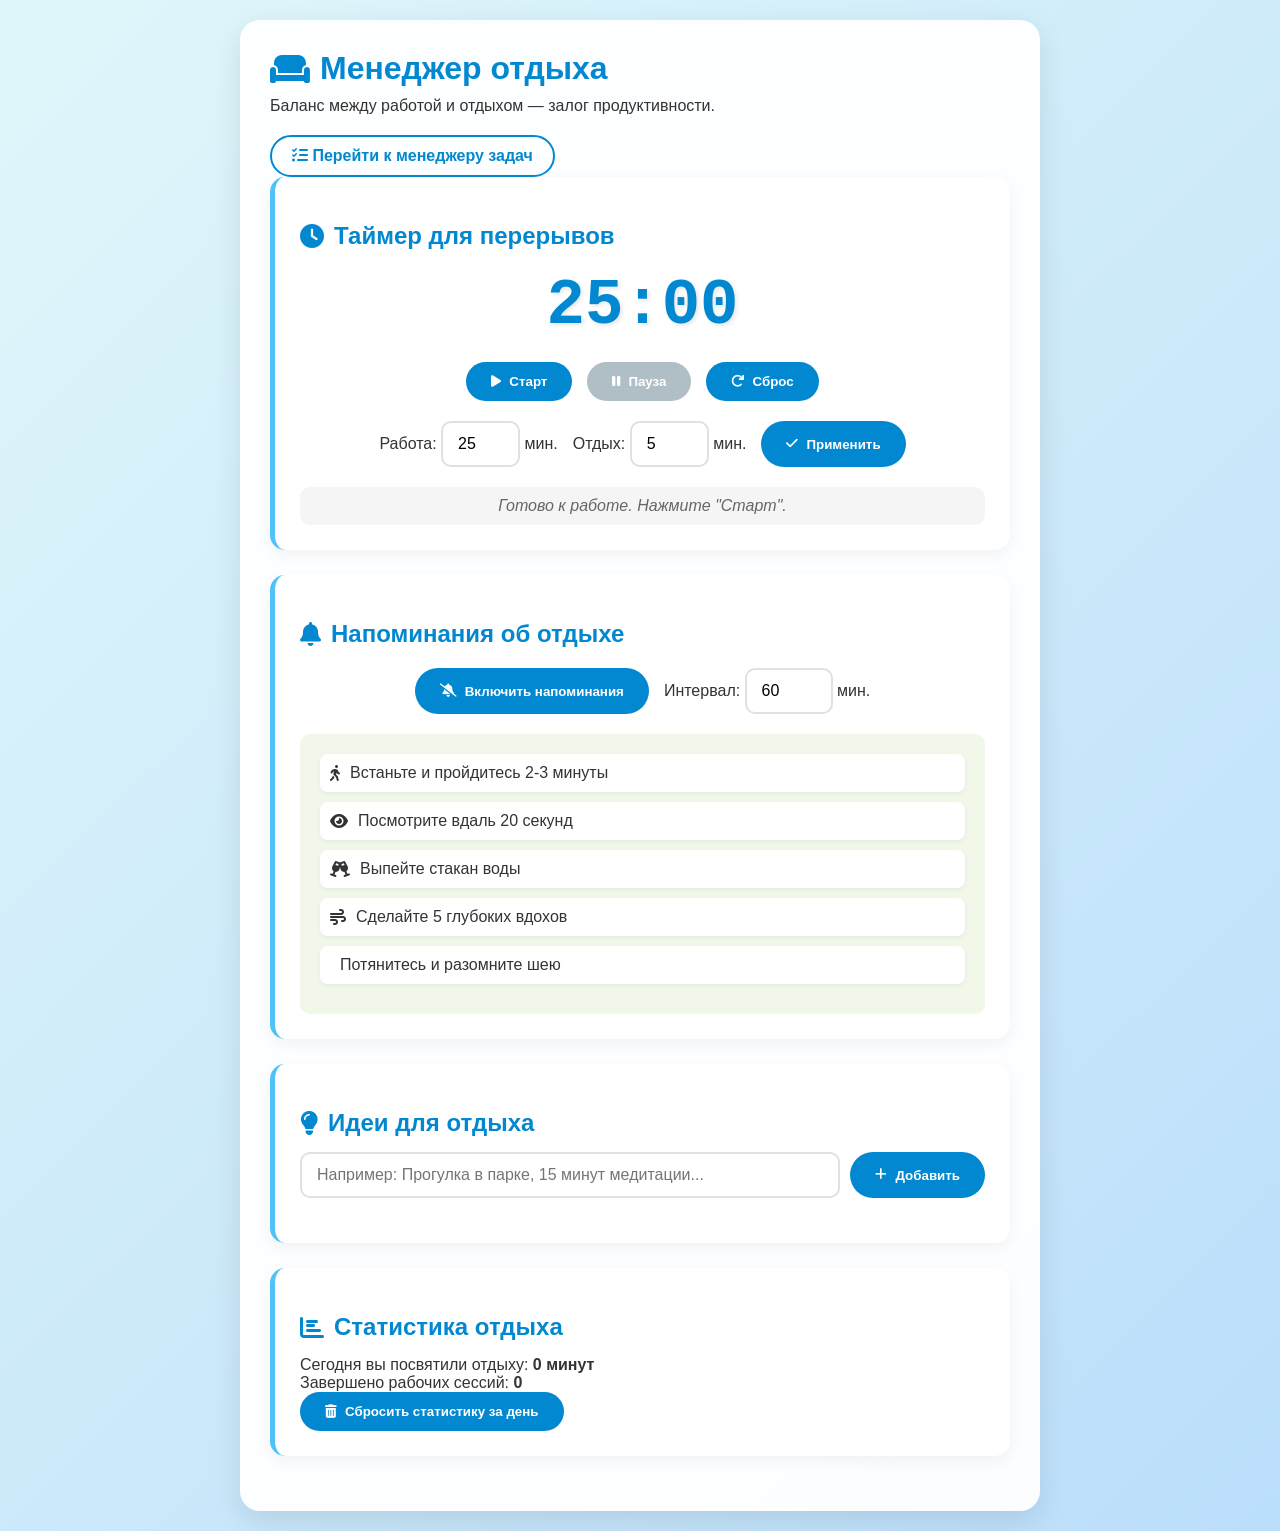
<file: rest_manager/index.html>
<!DOCTYPE html>
<html lang="ru">
<head>
    <meta charset="UTF-8">
    <meta name="viewport" content="width=device-width, initial-scale=1.0">
    <title>Менеджер отдыха</title>
    <style>
        /* Базовые стили, аналогичные менеджеру задач */
        * {
            margin: 0;
            padding: 0;
            box-sizing: border-box;
            font-family: 'Segoe UI', Tahoma, Geneva, Verdana, sans-serif;
        }
        
        body {
            background: linear-gradient(135deg, #e0f7fa 0%, #bbdefb 100%);
            min-height: 100vh;
            padding: 20px;
            color: #333;
        }
        
        .container {
            max-width: 800px;
            margin: 0 auto;
            background-color: rgba(255, 255, 255, 0.95);
            border-radius: 20px;
            padding: 30px;
            box-shadow: 0 10px 30px rgba(0, 0, 0, 0.1);
        }
        
        h1 {
            color: #0288d1;
            margin-bottom: 10px;
            display: flex;
            align-items: center;
            gap: 10px;
        }
        
        h2 {
            color: #0288d1;
            margin: 20px 0 15px 0;
            display: flex;
            align-items: center;
            gap: 10px;
        }
        
        .card {
            background: white;
            border-radius: 15px;
            padding: 25px;
            margin-bottom: 25px;
            box-shadow: 0 5px 15px rgba(0, 0, 0, 0.05);
            border-left: 5px solid #4fc3f7;
        }
        
        .timer-display {
            font-size: 4rem;
            text-align: center;
            font-weight: bold;
            color: #0288d1;
            margin: 20px 0;
            font-family: 'Courier New', monospace;
            text-shadow: 2px 2px 4px rgba(0, 0, 0, 0.1);
        }
        
        .timer-controls, .timer-settings, .reminder-controls {
            display: flex;
            justify-content: center;
            gap: 15px;
            margin: 20px 0;
            flex-wrap: wrap;
        }
        
        button {
            background: #0288d1;
            color: white;
            border: none;
            padding: 12px 25px;
            border-radius: 50px;
            cursor: pointer;
            font-weight: bold;
            transition: all 0.3s;
            display: flex;
            align-items: center;
            gap: 8px;
        }
        
        button:hover {
            background: #0277bd;
            transform: translateY(-2px);
            box-shadow: 0 5px 15px rgba(2, 135, 209, 0.3);
        }
        
        button:disabled {
            background: #b0bec5;
            cursor: not-allowed;
            transform: none;
            box-shadow: none;
        }
        
        input[type="text"], input[type="number"] {
            padding: 12px 15px;
            border: 2px solid #e0e0e0;
            border-radius: 10px;
            font-size: 16px;
            transition: border 0.3s;
        }
        
        input[type="text"]:focus, input[type="number"]:focus {
            border-color: #0288d1;
            outline: none;
        }
        
        .input-group {
            display: flex;
            gap: 10px;
            margin-bottom: 20px;
        }
        
        .input-group input {
            flex: 1;
        }
        
        .reminder-list {
            background: #f1f8e9;
            padding: 20px;
            border-radius: 10px;
            margin-top: 15px;
        }
        
        .reminder-list p {
            padding: 10px;
            background: white;
            border-radius: 8px;
            margin-bottom: 10px;
            display: flex;
            align-items: center;
            gap: 10px;
            box-shadow: 0 2px 5px rgba(0, 0, 0, 0.05);
        }
        
        .task-list {
            list-style: none;
        }
        
        .task-list li {
            background: #f5f5f5;
            padding: 15px;
            margin-bottom: 10px;
            border-radius: 10px;
            display: flex;
            justify-content: space-between;
            align-items: center;
            transition: all 0.3s;
        }
        
        .task-list li:hover {
            background: #e0f2f1;
            transform: translateX(5px);
        }
        
        .delete-btn {
            background: #ef5350;
            padding: 8px 15px;
            font-size: 14px;
        }
        
        .delete-btn:hover {
            background: #d32f2f;
        }
        
        #timerStatus {
            text-align: center;
            font-style: italic;
            color: #666;
            margin-top: 15px;
            padding: 10px;
            border-radius: 10px;
            background: #f5f5f5;
        }
        
        .nav-link {
            display: inline-block;
            margin-top: 20px;
            text-decoration: none;
            color: #0288d1;
            font-weight: bold;
            padding: 10px 20px;
            border: 2px solid #0288d1;
            border-radius: 50px;
            transition: all 0.3s;
        }
        
        .nav-link:hover {
            background: #0288d1;
            color: white;
        }
    </style>
    <link rel="stylesheet" href="https://cdnjs.cloudflare.com/ajax/libs/font-awesome/6.4.0/css/all.min.css">
</head>
<body>
    <div class="container">
        <h1><i class="fas fa-couch"></i> Менеджер отдыха</h1>
        <p>Баланс между работой и отдыхом — залог продуктивности.</p>
        
        <a href="../manage_tasks/" class="nav-link">
            <i class="fas fa-tasks"></i> Перейти к менеджеру задач
        </a>

        <!-- Секция 1: Таймер Pomodoro -->
        <div class="card">
            <h2><i class="fas fa-clock"></i> Таймер для перерывов</h2>
            <div class="timer-display" id="timer">25:00</div>
            <div class="timer-controls">
                <button onclick="startTimer()" id="startBtn">
                    <i class="fas fa-play"></i> Старт
                </button>
                <button onclick="pauseTimer()" id="pauseBtn" disabled>
                    <i class="fas fa-pause"></i> Пауза
                </button>
                <button onclick="resetTimer()">
                    <i class="fas fa-redo"></i> Сброс
                </button>
            </div>
            <div class="timer-settings">
                <label>Работа: 
                    <input type="number" id="workTime" value="25" min="1" max="60"> мин.
                </label>
                <label>Отдых: 
                    <input type="number" id="breakTime" value="5" min="1" max="30"> мин.
                </label>
                <button onclick="applySettings()">
                    <i class="fas fa-check"></i> Применить
                </button>
            </div>
            <p id="timerStatus">Готово к работе. Нажмите "Старт".</p>
        </div>

        <!-- Секция 2: Напоминания -->
        <div class="card">
            <h2><i class="fas fa-bell"></i> Напоминания об отдыхе</h2>
            <div class="reminder-controls">
                <button onclick="toggleReminders()" id="reminderToggle">
                    <i class="fas fa-bell-slash"></i> Включить напоминания
                </button>
                <label>Интервал: 
                    <input type="number" id="reminderInterval" value="60" min="5" max="180"> мин.
                </label>
            </div>
            <div class="reminder-list">
                <p><i class="fas fa-walking"></i> Встаньте и пройдитесь 2-3 минуты</p>
                <p><i class="fas fa-eye"></i> Посмотрите вдаль 20 секунд</p>
                <p><i class="fas fa-glass-cheers"></i> Выпейте стакан воды</p>
                <p><i class="fas fa-wind"></i> Сделайте 5 глубоких вдохов</p>
                <p><i class="fas fa-stretch"></i> Потянитесь и разомните шею</p>
            </div>
        </div>

        <!-- Секция 3: Идеи для отдыха -->
        <div class="card">
            <h2><i class="fas fa-lightbulb"></i> Идеи для отдыха</h2>
            <div class="input-group">
                <input type="text" id="restIdeaInput" 
                       placeholder="Например: Прогулка в парке, 15 минут медитации...">
                <button onclick="addRestIdea()">
                    <i class="fas fa-plus"></i> Добавить
                </button>
            </div>
            <ul class="task-list" id="restIdeasList">
                <!-- Идеи будут добавляться сюда -->
            </ul>
        </div>

        <!-- Секция 4: Статистика -->
        <div class="card">
            <h2><i class="fas fa-chart-bar"></i> Статистика отдыха</h2>
            <p>Сегодня вы посвятили отдыху: 
                <strong id="todayBreakTime">0 минут</strong>
            </p>
            <p>Завершено рабочих сессий: 
                <strong id="sessionsCompleted">0</strong>
            </p>
            <button onclick="resetStats()">
                <i class="fas fa-trash-alt"></i> Сбросить статистику за день
            </button>
        </div>
    </div>

    <script src="index.js"></script>
</body>
</html>
</file>
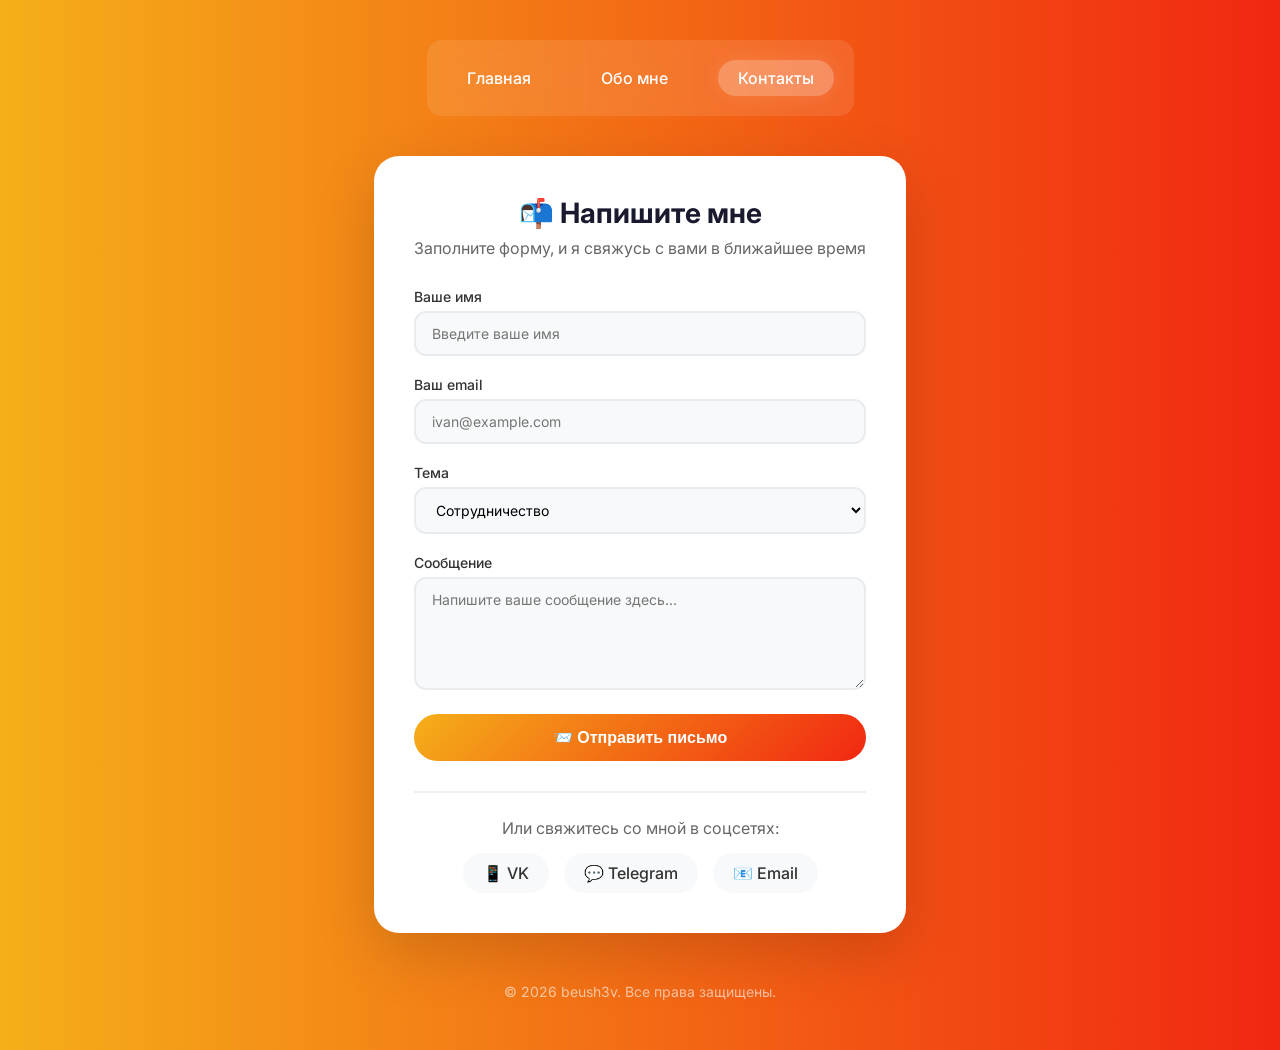
<file: my-card/contact.html>
<!DOCTYPE html>
<html lang="ru">
<head>
    <meta charset="UTF-8">
    <meta name="viewport" content="width=device-width, initial-scale=1.0">
    <link rel="stylesheet" href="styles.css">
    <title>beush3v — Контакты</title>
    <style>
        /* Стили для ошибок валидации */
        .form-group.error input,
        .form-group.error textarea {
            border-color: #f12711;
            background: #fff0f0;
        }

        .error-message {
            display: none;
            color: #f12711;
            font-size: 13px;
            font-weight: 500;
            margin-top: 5px;
        }

        .form-group.error .error-message {
            display: block;
        }

        .submit-button:disabled {
            opacity: 0.6;
            cursor: not-allowed;
        }
    </style>
</head>
<body>
    <!-- ХЕДЕР СВЕРХУ -->
    <header>
        <nav class="main-nav">
            <a href="index.html" class="nav-link">Главная</a>
            <a href="about.html" class="nav-link">Обо мне</a>
            <a href="contact.html" class="nav-link active">Контакты</a>
        </nav>
    </header>

    <main>
        <div class="contact-container">
            <div class="contact-card">
                <div class="contact-header">
                    <h1>📬 Напишите мне</h1>
                    <p>Заполните форму, и я свяжусь с вами в ближайшее время</p>
                </div>

                <form class="contact-form" id="contactForm" action="https://formsubmit.co/beushvvv@gmail.com" method="POST">
                    <input type="text" name="_honey" style="display:none;">
                    <input type="hidden" name="_next" value="http://localhost:8080/my_new_project/thanks.html">
                    <input type="hidden" name="_subject" value="Новое сообщение с сайта!">
                    
                    <div class="form-group" id="nameGroup">
                        <label for="name">Ваше имя</label>
                        <input type="text" id="name" name="name" placeholder="Введите ваше имя" required>
                        <div class="error-message" id="nameError">
                            ⚠️ Это имя не разрешено. Пожалуйста, введите другое имя.
                        </div>
                    </div>

                    <div class="form-group">
                        <label for="email">Ваш email</label>
                        <input type="email" id="email" name="email" placeholder="ivan@example.com" required>
                    </div>

                    <div class="form-group">
                        <label for="subject">Тема</label>
                        <select id="subject" name="subject">
                            <option value="cooperation">Сотрудничество</option>
                            <option value="question">Вопрос по сайту</option>
                            <option value="feedback">Отзыв</option>
                            <option value="other">Другое</option>
                        </select>
                    </div>

                    <div class="form-group">
                        <label for="message">Сообщение</label>
                        <textarea id="message" name="message" rows="5" placeholder="Напишите ваше сообщение здесь..." required></textarea>
                    </div>

                    <button type="submit" class="submit-button" id="submitBtn">📨 Отправить письмо</button>
                </form>

                <div class="contact-social">
                    <p>Или свяжитесь со мной в соцсетях:</p>
                    <div class="social-links">
                        <a href="https://vk.me/beushvvv" target="_blank" rel="noopener noreferrer" class="social-link">📱 VK</a>
                        <a href="https://t.me/beushvvv" target="_blank" rel="noopener noreferrer" class="social-link">💬 Telegram</a>
                        <a href="mailto:beushvvv@gmail.com" class="social-link">📧 Email</a>
                    </div>
                </div>
            </div>
        </div>
    </main>

    <footer>
        <p>© 2026 beush3v. Все права защищены.</p>
    </footer>

    <script>
        (function() {
            // Список запрещённых имён
            const forbiddenNames = [
                'beush3v', 'beushev', 'beushvv', 'beushvvv', 
                'benshvvv', 'bensh3v', 'benshvv', 'benshev'
            ];

            // Получаем элементы
            const form = document.getElementById('contactForm');
            const nameInput = document.getElementById('name');
            const nameGroup = document.getElementById('nameGroup');
            const nameError = document.getElementById('nameError');
            const submitBtn = document.getElementById('submitBtn');

            // Функция проверки имени
            function validateName(value) {
                const normalized = value.toLowerCase().trim();
                return !forbiddenNames.includes(normalized);
            }

            // Функция обновления состояния кнопки
            function updateSubmitButton() {
                const isValid = validateName(nameInput.value);
                submitBtn.disabled = !isValid;
                
                if (!isValid && nameInput.value.length > 0) {
                    nameGroup.classList.add('error');
                } else {
                    nameGroup.classList.remove('error');
                }
            }

            // Проверка при вводе
            nameInput.addEventListener('input', function() {
                updateSubmitButton();
            });

            // Проверка при потере фокуса
            nameInput.addEventListener('blur', function() {
                updateSubmitButton();
            });

            // Проверка при отправке
            form.addEventListener('submit', function(e) {
                const isValid = validateName(nameInput.value);
                
                if (!isValid) {
                    e.preventDefault(); // Отменяем отправку
                    nameGroup.classList.add('error');
                    nameInput.focus();
                    submitBtn.disabled = true;
                    
                    // Показываем сообщение об ошибке
                    alert('⚠️ Имя "' + nameInput.value + '" не разрешено.\nПожалуйста, введите другое имя.');
                }
            });

            // Инициализация (проверка при загрузке)
            updateSubmitButton();
        })();
    </script>
</body>
</html>
</file>
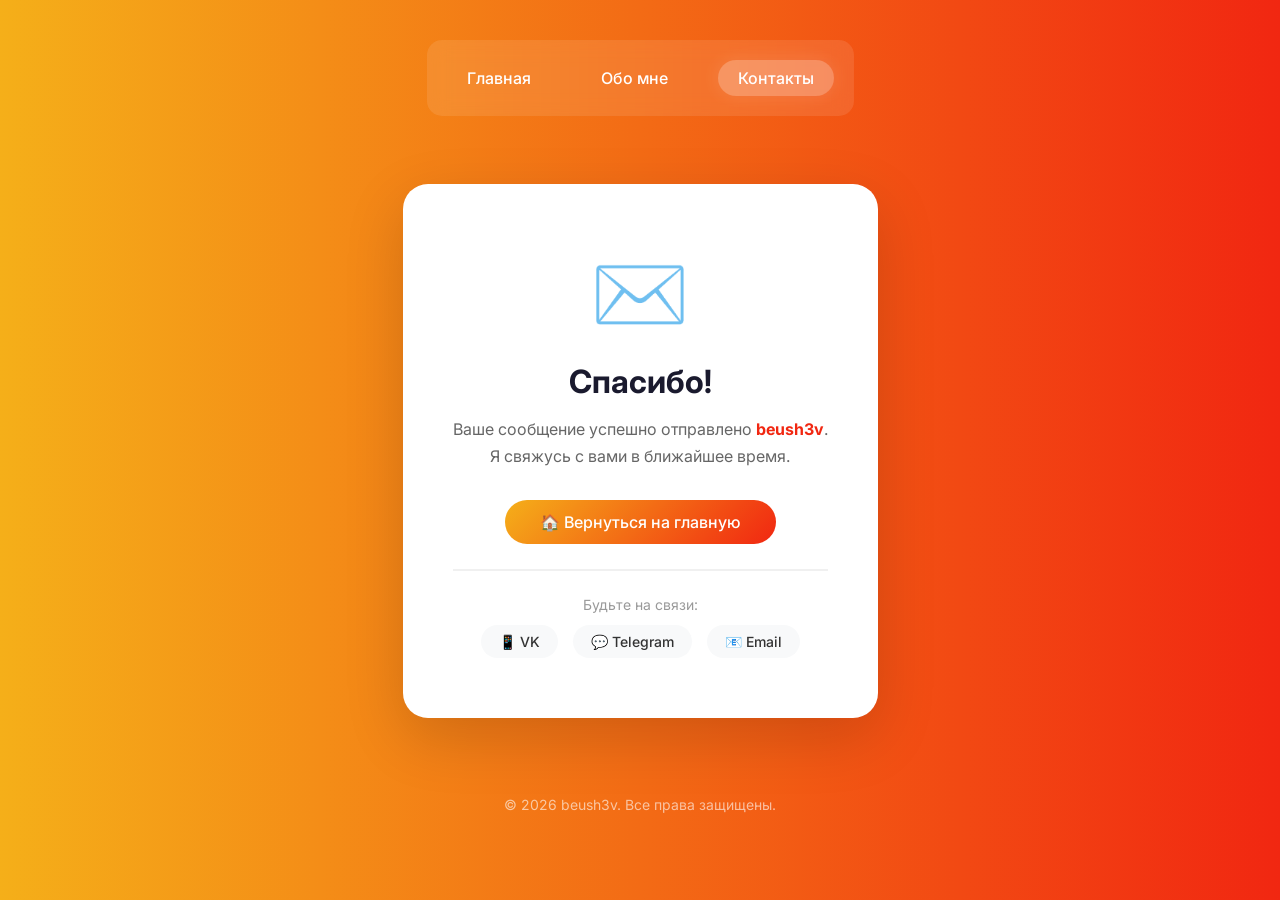
<file: my-card/thanks.html>
<!DOCTYPE html>
<html lang="ru">
<head>
    <meta charset="UTF-8">
    <meta name="viewport" content="width=device-width, initial-scale=1.0">
    <link rel="stylesheet" href="styles.css">
    <title>Спасибо! — beush3v</title>
    <style>
        /* Дополнительные стили для страницы благодарности */
        .thanks-container {
            display: flex;
            justify-content: center;
            align-items: center;
            min-height: 70vh;
            padding: 20px;
        }

        .thanks-card {
            background: white;
            border-radius: 25px;
            padding: 60px 50px;
            max-width: 550px;
            width: 100%;
            text-align: center;
            box-shadow: 0 20px 60px rgba(0, 0, 0, 0.15);
            animation: fadeInUp 0.6s ease;
        }

        @keyframes fadeInUp {
            from {
                opacity: 0;
                transform: translateY(30px);
            }
            to {
                opacity: 1;
                transform: translateY(0);
            }
        }

        .thanks-icon {
            font-size: 80px;
            margin-bottom: 20px;
            animation: bounce 1.5s ease infinite;
        }

        @keyframes bounce {
            0%, 100% { transform: scale(1); }
            50% { transform: scale(1.15); }
        }

        .thanks-title {
            font-size: 32px;
            font-weight: 700;
            color: #1a1a2e;
            margin-bottom: 15px;
        }

        .thanks-subtitle {
            font-size: 16px;
            color: #666;
            line-height: 1.7;
            margin-bottom: 30px;
        }

        .thanks-subtitle strong {
            color: #f12711;
        }

        .thanks-button {
            display: inline-block;
            padding: 12px 35px;
            background: linear-gradient(135deg, #f5af19 0%, #f12711 100%);
            color: white;
            text-decoration: none;
            border-radius: 30px;
            font-size: 16px;
            font-weight: 500;
            transition: all 0.3s ease;
        }

        .thanks-button:hover {
            transform: scale(1.05);
            box-shadow: 0 8px 25px rgba(241, 39, 17, 0.35);
        }

        .thanks-socials {
            margin-top: 25px;
            padding-top: 25px;
            border-top: 2px solid #f0f0f0;
        }

        .thanks-socials p {
            font-size: 14px;
            color: #999;
            margin-bottom: 12px;
        }

        .thanks-socials .social-links {
            display: flex;
            justify-content: center;
            gap: 15px;
            flex-wrap: wrap;
        }

        .thanks-socials .social-link {
            padding: 8px 18px;
            background: #f8f9fa;
            border-radius: 20px;
            text-decoration: none;
            color: #333;
            font-size: 14px;
            font-weight: 500;
            transition: all 0.3s ease;
        }

        .thanks-socials .social-link:hover {
            background: #f5af19;
            color: white;
            transform: translateY(-2px);
        }

        @media (max-width: 600px) {
            .thanks-card {
                padding: 40px 25px;
            }
            .thanks-title {
                font-size: 24px;
            }
            .thanks-icon {
                font-size: 60px;
            }
        }
    </style>
</head>
<body>
    <!-- ХЕДЕР СВЕРХУ -->
    <header>
        <nav class="main-nav">
            <a href="index.html" class="nav-link">Главная</a>
            <a href="about.html" class="nav-link">Обо мне</a>
            <a href="contact.html" class="nav-link active">Контакты</a>
        </nav>
    </header>

    <main>
        <div class="thanks-container">
            <div class="thanks-card">
                <div class="thanks-icon">✉️</div>
                <h1 class="thanks-title">Спасибо!</h1>
                <p class="thanks-subtitle">
                    Ваше сообщение успешно отправлено <strong>beush3v</strong>.<br>
                    Я свяжусь с вами в ближайшее время.
                </p>
                <a href="index.html" class="thanks-button">🏠 Вернуться на главную</a>

                <div class="thanks-socials">
                    <p>Будьте на связи:</p>
                    <div class="social-links">
                        <a href="https://vk.me/beushvvv" target="_blank" rel="noopener noreferrer" class="social-link">📱 VK</a>
                        <a href="https://t.me/beushvvv" target="_blank" rel="noopener noreferrer" class="social-link">💬 Telegram</a>
                        <a href="mailto:beushvvv@gmail.com" class="social-link">📧 Email</a>
                    </div>
                </div>
            </div>
        </div>
    </main>

    <footer>
        <p>© 2026 beush3v. Все права защищены.</p>
    </footer>
</body>
</html>
</file>
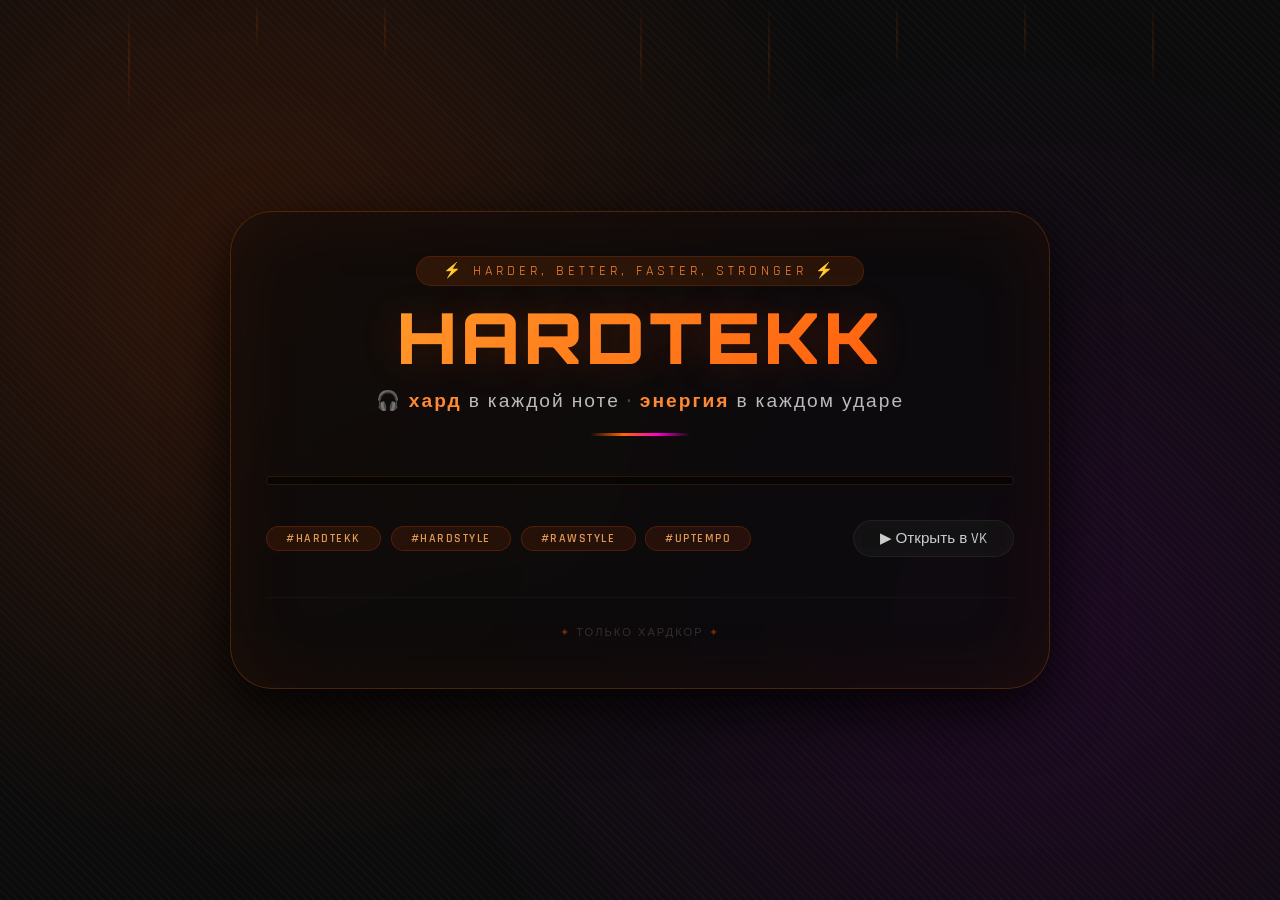
<file: playlist/playlist.html>
<!DOCTYPE html>
<html lang="ru">
<head>
    <meta charset="UTF-8" />
    <meta name="viewport" content="width=device-width, initial-scale=1.0"/>
    <title>Hardtekk / Hardstyle — Плейлист</title>
    
    <!-- Google Fonts: агрессивный, техно-стиль -->
    <link href="https://fonts.googleapis.com/css2?family=Orbitron:wght@400;700;900&family=Rajdhani:wght@300;400;600;700&display=swap" rel="stylesheet"/>
    <link rel="stylesheet" href="playlist.css">
</head>
<body>

    <!-- ФОНОВЫЕ ЛАЗЕРЫ -->
    <div class="bg-animation">
        <span></span><span></span><span></span><span></span>
        <span></span><span></span><span></span><span></span>
    </div>

    <!-- ОСНОВНОЙ БЛОК -->
    <div class="main-container">

        <!-- ХЕДЕР -->
        <div class="header">
            <div class="sub">⚡ Harder, Better, Faster, Stronger ⚡</div>
            <h1>Hardtekk</h1>
            <p class="tagline">🎧 <strong>хард</strong> в каждой ноте · <strong>энергия</strong> в каждом ударе</p>
        </div>

        <!-- ПЛЕЙЛИСТ VK -->
        <div class="playlist-wrapper">
            <div id="vk_playlist_649946952_50"></div>
        </div>

        <!-- ИНФО / ССЫЛКИ -->
        <div class="info-row">
            <div class="tags">
                <span>#hardtekk</span>
                <span>#hardstyle</span>
                <span>#rawstyle</span>
                <span>#uptempo</span>
            </div>
            <a href="https://vk.com/music/playlist/649946952_50" target="_blank" rel="noopener noreferrer" class="vk-link">
                ▶ Открыть в VK
            </a>
        </div>

        <div class="footer-note">
            <span>✦</span>  только хардкор <span>✦</span>
        </div>
    </div>

    <!-- VK API -->
    <script type="text/javascript" src="https://vk.com/js/api/openapi.js?173"></script>
    <script type="text/javascript">
        (function() {
            VK.Widgets.Playlist("vk_playlist_649946952_50", 649946952, 50, '7e3d5b18a26b61ae2c');
        }());
    </script>

</body>
</html>
</file>
<file: my-card/styles.css>
/* Подключаем красивый шрифт */
@import url('https://fonts.googleapis.com/css2?family=Inter:wght@300;400;500;600;700&display=swap');

* {
    margin: 0;
    padding: 0;
    box-sizing: border-box;
}

body {
    background: linear-gradient(270deg, #f5af19, #f12711, #f5af19);
    background-size: 200% 200%;
    animation: gradientShift 5s ease infinite;
    min-height: 100vh;
    font-family: 'Inter', sans-serif;
    margin: 0;
    padding: 20px;
    display: flex;
    flex-direction: column;
    align-items: center;
}

@keyframes gradientShift {
    0% { background-position: 0% 50%; }
    50% { background-position: 100% 50%; }
    100% { background-position: 0% 50%; }
}

.card {
    max-width: 350px;
    background: white;
    border-radius: 20px;
    overflow: hidden;
    box-shadow: 0 10px 30px rgba(0, 0, 0, 0.1);
    transition: all 0.3s ease;
}

.card:hover {
    transform: translateY(-10px);
    box-shadow: 0 20px 40px rgba(0, 0, 0, 0.15);
}

.card-image {
    width: 100%;
    height: 200px;
    overflow: hidden;
}

.card-image img {
    width: 100%;
    height: auto;
    transition: transform 0.3s ease;
    transform: translateY(-40px);
}

.card:hover .card-image img {
    transform: translateY(0);
}

.card-content {
    padding: 24px;
}

.card-category {
    display: inline-block;
    font-size: 12px;
    font-weight: 600;
    text-transform: uppercase;
    letter-spacing: 1px;
    color: #f12711;
    margin-bottom: 12px;
}

.card-title {
    font-size: 20px;
    font-weight: 700;
    color: #1a1a2e;
    margin-bottom: 12px;
    line-height: 1.3;
}

.card-text {
    font-size: 14px;
    line-height: 1.6;
    color: #666;
    margin-bottom: 20px;
}

/* Обёртка для кнопки — центрируем */
.button-wrapper {
    text-align: center;
}

.card-button {
    display: inline-block;
    padding: 10px 24px;
    background: linear-gradient(135deg, #f5af19 0%, #f12711 100%);
    color: white;
    border: none;
    border-radius: 30px;
    font-size: 14px;
    font-weight: 500;
    cursor: pointer;
    transition: all 0.15s ease;
}

.card-button:hover {
    transform: scale(1.05);
    box-shadow: 0 5px 15px rgba(241, 39, 17, 0.4);
}

.card-button:active {
    transform: scale(0.93);
    transition: all 0.05s ease;  /* очень быстрое нажатие */
}

.card-container {
    display: flex;
    gap: 30px;
    flex-wrap: wrap;
    justify-content: center;
}

/* ===== НАВИГАЦИЯ ===== */
.main-nav {
    display: flex;
    justify-content: center;
    gap: 30px;
    padding: 20px;
    background: rgba(255, 255, 255, 0.1);
    backdrop-filter: blur(10px);
    border-radius: 15px;
    margin: 20px auto;
    max-width: 500px;
}

.nav-link {
    color: white;
    text-decoration: none;
    font-size: 16px;
    font-weight: 500;
    padding: 8px 20px;
    border-radius: 20px;
    transition: all 0.3s ease;
}

.nav-link:hover {
    background: rgba(255, 255, 255, 0.2);
}

.nav-link.active {
    background: rgba(255, 255, 255, 0.25);
    box-shadow: 0 0 20px rgba(255, 255, 255, 0.1);
}

/* ===== ФУТЕР ===== */
footer {
    text-align: center;
    padding: 30px;
    color: rgba(255, 255, 255, 0.6);
    font-size: 14px;
}

/* ===== СТРАНИЦА "ОБО МНЕ" ===== */
.about-container {
    display: flex;
    justify-content: center;
    padding: 20px;
    width: 100%;
    max-width: 700px;
    margin: 0 auto;
}

.about-card {
    background: white;
    border-radius: 25px;
    padding: 40px;
    box-shadow: 0 20px 60px rgba(0, 0, 0, 0.15);
    width: 100%;
}

.about-header {
    display: flex;
    align-items: center;
    gap: 25px;
    margin-bottom: 30px;
    padding-bottom: 25px;
    border-bottom: 2px solid #f0f0f0;
}

.about-avatar {
    width: 100px;
    height: 100px;
    border-radius: 50%;
    object-fit: cover;
    border: 4px solid #f5af19;
}

.about-name {
    font-size: 28px;
    color: #1a1a2e;
    margin: 0;
}

.about-title {
    color: #666;
    font-size: 16px;
    margin: 5px 0 0;
}

.about-section {
    margin-bottom: 30px;
}

.about-section h2 {
    font-size: 20px;
    color: #1a1a2e;
    margin-bottom: 15px;
}

.about-section p {
    color: #555;
    line-height: 1.7;
    margin-bottom: 10px;
}

.achievements-list {
    list-style: none;
    padding: 0;
}

.achievements-list li {
    padding: 8px 0;
    color: #444;
    font-size: 15px;
    border-bottom: 1px solid #f5f5f5;
}

.tech-badges {
    display: flex;
    flex-wrap: wrap;
    gap: 10px;
}

.badge {
    background: linear-gradient(135deg, #f5af19 0%, #f12711 100%);
    color: white;
    padding: 8px 16px;
    border-radius: 20px;
    font-size: 13px;
    font-weight: 500;
}

.plan-item {
    display: flex;
    align-items: center;
    gap: 15px;
    margin-bottom: 12px;
}

.plan-label {
    min-width: 100px;
    font-weight: 500;
    color: #333;
}

.progress-bar {
    flex: 1;
    height: 10px;
    background: #e9ecef;
    border-radius: 10px;
    overflow: hidden;
}

.progress {
    height: 100%;
    background: linear-gradient(90deg, #f5af19, #f12711);
    border-radius: 10px;
    transition: width 0.5s ease;
}

.plan-percent {
    min-width: 40px;
    font-size: 14px;
    color: #666;
}

/* ===== СТРАНИЦА КОНТАКТОВ ===== */
.contact-container {
    display: flex;
    justify-content: center;
    padding: 20px;
    width: 100%;
    max-width: 600px;
    margin: 0 auto;
}

.contact-card {
    background: white;
    border-radius: 25px;
    padding: 40px;
    box-shadow: 0 20px 60px rgba(0, 0, 0, 0.15);
    width: 100%;
}

.contact-header {
    text-align: center;
    margin-bottom: 30px;
}

.contact-header h1 {
    font-size: 28px;
    color: #1a1a2e;
    margin: 0;
}

.contact-header p {
    color: #666;
    margin-top: 8px;
}

.contact-form .form-group {
    margin-bottom: 20px;
}

.contact-form label {
    display: block;
    font-weight: 500;
    color: #333;
    margin-bottom: 6px;
    font-size: 14px;
}

.contact-form input,
.contact-form select,
.contact-form textarea {
    width: 100%;
    padding: 12px 16px;
    border: 2px solid #e9ecef;
    border-radius: 12px;
    font-size: 14px;
    font-family: inherit;
    transition: border-color 0.3s ease;
    background: #f8f9fa;
    box-sizing: border-box;
}

.contact-form input:focus,
.contact-form select:focus,
.contact-form textarea:focus {
    outline: none;
    border-color: #f5af19;
    background: white;
}

.contact-form textarea {
    resize: vertical;
}

.submit-button {
    width: 100%;
    padding: 14px;
    background: linear-gradient(135deg, #f5af19 0%, #f12711 100%);
    color: white;
    border: none;
    border-radius: 30px;
    font-size: 16px;
    font-weight: 600;
    cursor: pointer;
    transition: all 0.3s ease;
}

.submit-button:hover {
    transform: scale(1.02);
    box-shadow: 0 8px 25px rgba(241, 39, 17, 0.35);
}

.submit-button:active {
    transform: scale(0.97);
}

.contact-social {
    margin-top: 30px;
    text-align: center;
    padding-top: 25px;
    border-top: 2px solid #f0f0f0;
}

.contact-social p {
    color: #666;
    margin-bottom: 15px;
}

.social-links {
    display: flex;
    justify-content: center;
    gap: 15px;
    flex-wrap: wrap;
}

.social-link {
    padding: 10px 20px;
    background: #f8f9fa;
    border-radius: 20px;
    text-decoration: none;
    color: #333;
    font-weight: 500;
    transition: all 0.3s ease;
}

.social-link:hover {
    background: #f5af19;
    color: white;
    transform: translateY(-2px);
    box-shadow: 0 5px 15px rgba(245, 175, 25, 0.3);
}

/* ===== АДАПТИВНОСТЬ ===== */
@media (max-width: 600px) {
    .about-header {
        flex-direction: column;
        text-align: center;
    }

    .main-nav {
        flex-direction: column;
        align-items: center;
        gap: 10px;
        max-width: 300px;
    }

    .about-card,
    .contact-card {
        padding: 25px;
    }

    .plan-item {
        flex-wrap: wrap;
    }

    .about-avatar {
        width: 80px;
        height: 80px;
    }
}

/* ===== ПРОГРЕСС-БАРЫ (ОБНОВЛЁННЫЕ) ===== */
.skill-item {
    margin-bottom: 18px;
}

.skill-header {
    display: flex;
    justify-content: space-between;
    align-items: center;
    margin-bottom: 6px;
}

.skill-name {
    font-size: 15px;
    font-weight: 500;
    color: #1a1a2e;
}

.skill-percent {
    font-size: 14px;
    font-weight: 600;
    color: #f12711;
}

.progress-bar {
    width: 100%;
    height: 10px;
    background: #e9ecef;
    border-radius: 10px;
    overflow: hidden;
}

.progress {
    height: 100%;
    background: linear-gradient(90deg, #f5af19, #f12711);
    border-radius: 10px;
    transition: width 1s ease;
}

/* ===== КРУГЛАЯ АВАТАРКА В КАРТОЧКЕ НА ГЛАВНОЙ ===== */
.card-avatar-wrapper {
    display: flex;
    justify-content: center;
    align-items: center;
    padding: 20px 20px 0 20px;  /* отступ сверху и по бокам */
    background: white;  /* чтобы было чисто */
}

.card-avatar {
    width: 140px;
    height: 140px;
    border-radius: 50%;
    object-fit: cover;
    border: 4px solid #f5af19;
    box-shadow: 0 0 30px rgba(245, 175, 25, 0.25);
    transition: all 0.3s ease;
}

/* Эффект при наведении на карточку */
.card:hover .card-avatar {
    transform: scale(1.05);
    box-shadow: 0 0 50px rgba(245, 175, 25, 0.4);
}
</file>
<file: playlist/playlist.css>
/* ===== RESET ===== */
* {
    margin: 0;
    padding: 0;
    box-sizing: border-box;
}

body {
    min-height: 100vh;
    background: #0b0b0b;
    background-image: 
        radial-gradient(circle at 20% 30%, rgba(255, 80, 0, 0.15) 0%, transparent 50%),
        radial-gradient(circle at 80% 70%, rgba(200, 0, 255, 0.10) 0%, transparent 50%),
        repeating-linear-gradient(45deg, rgba(255, 255, 255, 0.02) 0px, rgba(255, 255, 255, 0.02) 2px, transparent 2px, transparent 6px);
    font-family: 'Rajdhani', sans-serif;
    display: flex;
    flex-direction: column;
    align-items: center;
    justify-content: center;
    padding: 2rem 1.5rem;
    color: #fff;
}

/* ===== АНИМИРОВАННЫЙ ФОН ===== */
.bg-animation {
    position: fixed;
    top: 0;
    left: 0;
    width: 100%;
    height: 100%;
    z-index: 0;
    pointer-events: none;
    overflow: hidden;
}
.bg-animation span {
    position: absolute;
    display: block;
    width: 2px;
    height: 80px;
    background: linear-gradient(180deg, transparent, rgba(255, 100, 0, 0.4), transparent);
    animation: laser 4s linear infinite;
    opacity: 0.3;
}
.bg-animation span:nth-child(1) { left: 10%; animation-delay: 0s; height: 120px; }
.bg-animation span:nth-child(2) { left: 30%; animation-delay: 1.2s; height: 60px; }
.bg-animation span:nth-child(3) { left: 50%; animation-delay: 2.5s; height: 100px; }
.bg-animation span:nth-child(4) { left: 70%; animation-delay: 0.8s; height: 70px; }
.bg-animation span:nth-child(5) { left: 90%; animation-delay: 3.2s; height: 90px; }
.bg-animation span:nth-child(6) { left: 20%; animation-delay: 1.8s; height: 50px; }
.bg-animation span:nth-child(7) { left: 60%; animation-delay: 0.4s; height: 110px; }
.bg-animation span:nth-child(8) { left: 80%; animation-delay: 2.9s; height: 65px; }

@keyframes laser {
    0%   { transform: translateY(-100px) scaleY(1) rotate(0deg); opacity: 0.1; }
    50%  { opacity: 0.6; }
    100% { transform: translateY(calc(100vh + 100px)) scaleY(0.5) rotate(6deg); opacity: 0; }
}

/* ===== ОСНОВНОЙ КОНТЕЙНЕР ===== */
.main-container {
    position: relative;
    z-index: 1;
    max-width: 820px;
    width: 100%;
    background: rgba(10, 10, 10, 0.75);
    backdrop-filter: blur(18px);
    -webkit-backdrop-filter: blur(18px);
    border: 1px solid rgba(255, 120, 0, 0.25);
    border-radius: 42px;
    padding: 2.8rem 2.2rem 3rem;
    box-shadow: 0 20px 60px rgba(0,0,0,0.9), inset 0 0 80px rgba(255, 80, 0, 0.08);
    transition: border-color 0.3s;
}
.main-container:hover {
    border-color: rgba(255, 140, 0, 0.5);
}

/* ===== ХЕДЕР ===== */
.header {
    text-align: center;
    margin-bottom: 2.5rem;
    position: relative;
}
.header::after {
    content: '';
    display: block;
    width: 100px;
    height: 3px;
    margin: 1.2rem auto 0;
    background: linear-gradient(90deg, transparent, #ff6600, #ff00cc, transparent);
    border-radius: 4px;
    animation: pulseGlow 2.4s ease-in-out infinite;
}
@keyframes pulseGlow {
    0%, 100% { opacity: 0.5; transform: scaleX(1); }
    50% { opacity: 1; transform: scaleX(1.3); }
}

.header .sub {
    font-size: 0.9rem;
    letter-spacing: 4px;
    text-transform: uppercase;
    color: #ff8833;
    font-weight: 400;
    background: rgba(255, 100, 0, 0.12);
    display: inline-block;
    padding: 0.3rem 1.6rem;
    border-radius: 30px;
    border: 1px solid rgba(255, 100, 0, 0.15);
    margin-bottom: 0.8rem;
}

.header h1 {
    font-family: 'Orbitron', monospace;
    font-weight: 900;
    font-size: clamp(2.6rem, 10vw, 4.4rem);
    text-transform: uppercase;
    letter-spacing: 4px;
    background: linear-gradient(135deg, #ffaa33 0%, #ff4400 40%, #cc00ff 80%, #ff6600 100%);
    background-size: 300% 300%;
    -webkit-background-clip: text;
    -webkit-text-fill-color: transparent;
    background-clip: text;
    animation: gradientMove 5s ease-in-out infinite;
    text-shadow: 0 0 40px rgba(255, 80, 0, 0.2);
    line-height: 1.1;
}
@keyframes gradientMove {
    0%   { background-position: 0% 50%; }
    50%  { background-position: 100% 50%; }
    100% { background-position: 0% 50%; }
}

.header .tagline {
    margin-top: 0.8rem;
    font-size: 1.2rem;
    font-weight: 300;
    letter-spacing: 2px;
    color: #bbbbbb;
}
.header .tagline strong {
    font-weight: 700;
    color: #ff8833;
}

/* ===== ПЛЕЙЛИСТ ===== */
.playlist-wrapper {
    background: rgba(0,0,0,0.45);
    border-radius: 28px;
    padding: 0.2rem 0.2rem 0.2rem 0.2rem;
    border: 1px solid rgba(255, 120, 0, 0.15);
    overflow: hidden;
    transition: all 0.3s;
}
.playlist-wrapper:hover {
    border-color: rgba(255, 120, 0, 0.4);
    box-shadow: 0 0 40px rgba(255, 60, 0, 0.08);
}

#vk_playlist_649946952_50 {
    width: 100%;
    border-radius: 28px;
    overflow: hidden;
}

/* ===== ИНФО-БЛОК ===== */
.info-row {
    display: flex;
    flex-wrap: wrap;
    justify-content: space-between;
    align-items: center;
    margin-top: 2.2rem;
    gap: 1rem;
}
.info-row .tags {
    display: flex;
    flex-wrap: wrap;
    gap: 0.6rem;
}
.info-row .tags span {
    background: rgba(255, 80, 0, 0.10);
    border: 1px solid rgba(255, 80, 0, 0.20);
    padding: 0.25rem 1.2rem;
    border-radius: 40px;
    font-size: 0.75rem;
    letter-spacing: 1.5px;
    text-transform: uppercase;
    font-weight: 600;
    color: #dd9955;
}
.info-row .vk-link {
    display: inline-flex;
    align-items: center;
    gap: 0.6rem;
    background: rgba(255, 255, 255, 0.04);
    padding: 0.5rem 1.6rem;
    border-radius: 40px;
    border: 1px solid rgba(255, 255, 255, 0.06);
    color: #ccc;
    text-decoration: none;
    font-weight: 500;
    font-size: 0.95rem;
    transition: all 0.2s;
    backdrop-filter: blur(4px);
}
.info-row .vk-link:hover {
    background: rgba(255, 120, 0, 0.12);
    border-color: #ff8833;
    color: #fff;
    transform: scale(1.02);
}

/* ===== ФУТЕР ===== */
.footer-note {
    margin-top: 2.5rem;
    text-align: center;
    font-size: 0.7rem;
    letter-spacing: 2px;
    color: rgba(255,255,255,0.15);
    text-transform: uppercase;
    border-top: 1px solid rgba(255,255,255,0.03);
    padding-top: 1.8rem;
}
.footer-note span {
    color: rgba(255, 100, 0, 0.4);
}

/* ===== АДАПТИВНОСТЬ ===== */
@media (max-width: 600px) {
    body { padding: 0.8rem; }
    .main-container { padding: 1.8rem 1rem; border-radius: 28px; }
    .header h1 { font-size: 2.8rem; }
    .info-row { flex-direction: column; align-items: stretch; text-align: center; }
    .info-row .vk-link { justify-content: center; }
}

/* ===== ПОДГРУЗКА ПЛЕЙЛИСТА (фикс стилей от VK) ===== */
.playlist-wrapper iframe {
    display: block !important;
    width: 100% !important;
    border-radius: 28px !important;
}
</file>
